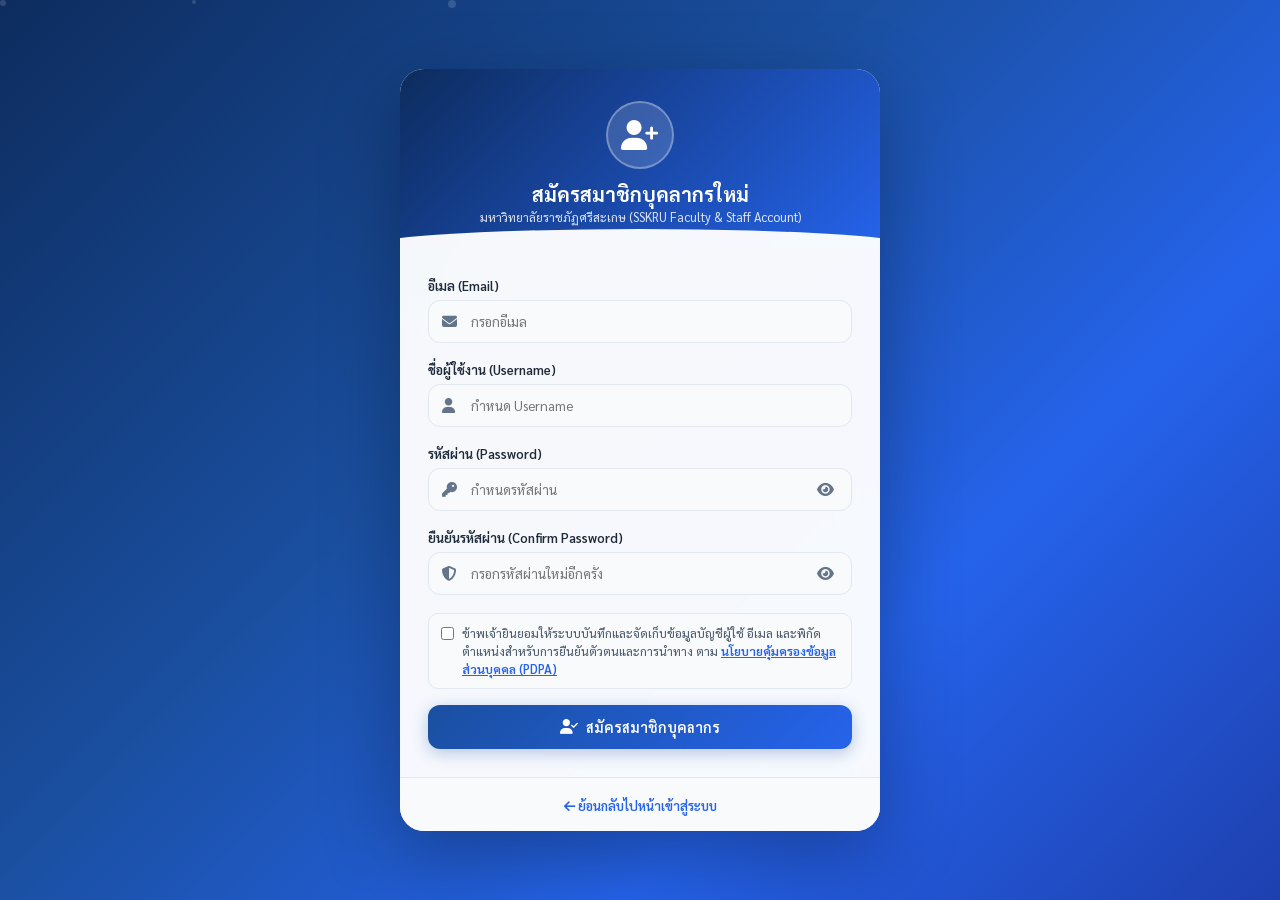
<file: admin_panel/templates/admin_panel/register_staff.html>
<!DOCTYPE html>
<html lang="th">
<head>
  <meta charset="UTF-8">
  <meta name="viewport" content="width=device-width, initial-scale=1.0">
  <title>สมัครสมาชิกบุคลากร — SSKRU Campus Map</title>
  <link rel="preconnect" href="https://fonts.googleapis.com">
  <link href="https://fonts.googleapis.com/css2?family=Outfit:wght@300;400;500;600;700&family=Sarabun:wght@300;400;500;600;700&display=swap" rel="stylesheet">
  <link rel="stylesheet" href="https://cdnjs.cloudflare.com/ajax/libs/font-awesome/6.4.0/css/all.min.css">
  <style>
    *, *::before, *::after { box-sizing: border-box; margin: 0; padding: 0; }

    :root {
      --primary: #1a4fa0;
      --primary-dark: #0d2c5e;
      --primary-light: #2563eb;
      --accent: #f59e0b;
      --danger: #ef4444;
      --success: #10b981;
      --surface: #ffffff;
      --text: #1e293b;
      --text-secondary: #64748b;
    }

    body {
      font-family: 'Sarabun', 'Outfit', sans-serif;
      background: linear-gradient(135deg, #0d2c5e 0%, #1a4fa0 40%, #2563eb 70%, #1e40af 100%);
      min-height: 100vh;
      display: flex;
      align-items: center;
      justify-content: center;
      padding: 24px;
      position: relative;
      overflow: hidden;
    }

    .particles {
      position: fixed;
      top: 0; left: 0; width: 100%; height: 100%;
      pointer-events: none;
      overflow: hidden;
      z-index: 0;
    }
    .particle {
      position: absolute;
      width: 6px; height: 6px;
      background: rgba(255,255,255,0.15);
      border-radius: 50%;
      animation: rise 12s linear infinite;
    }
    .particle:nth-child(2) { left: 15%; width: 4px; height: 4px; animation-delay: 2s; animation-duration: 14s; }
    .particle:nth-child(3) { left: 35%; width: 8px; height: 8px; animation-delay: 4s; animation-duration: 10s; }
    @keyframes rise {
      0% { bottom: -10%; opacity: 0; }
      100% { bottom: 110%; opacity: 0; }
    }

    .login-card {
      position: relative;
      z-index: 1;
      background: rgba(255,255,255,0.96);
      backdrop-filter: blur(20px);
      border-radius: 24px;
      box-shadow: 0 25px 80px rgba(0,0,0,0.3);
      width: 100%;
      max-width: 480px;
      overflow: hidden;
      animation: cardIn 0.6s cubic-bezier(0.23, 1, 0.32, 1);
    }
    @keyframes cardIn {
      0% { opacity: 0; transform: translateY(30px) scale(0.95); }
      100% { opacity: 1; transform: translateY(0) scale(1); }
    }

    .card-header {
      background: linear-gradient(135deg, var(--primary-dark), var(--primary-light));
      padding: 32px 28px 24px;
      text-align: center;
      position: relative;
      overflow: hidden;
    }
    .card-header::after {
      content: '';
      position: absolute;
      bottom: -20px; left: -10%; right: -10%;
      height: 40px;
      background: rgba(255,255,255,0.96);
      border-radius: 50% 50% 0 0;
    }

    .university-badge {
      width: 68px; height: 68px;
      background: rgba(255,255,255,0.15);
      border: 2px solid rgba(255,255,255,0.3);
      border-radius: 50%;
      display: flex;
      align-items: center;
      justify-content: center;
      margin: 0 auto 12px;
      font-size: 30px;
      color: white;
    }

    .card-header h1 {
      color: white;
      font-size: 20px;
      font-weight: 700;
      margin-bottom: 2px;
    }
    .card-header p {
      color: rgba(255,255,255,0.85);
      font-size: 12.5px;
    }

    .card-body {
      padding: 28px;
    }

    .form-group {
      margin-bottom: 18px;
    }
    .form-label {
      display: block;
      font-size: 13px;
      font-weight: 600;
      color: var(--text);
      margin-bottom: 6px;
    }
    .input-wrapper {
      position: relative;
      display: flex;
      align-items: center;
    }
    .input-icon {
      position: absolute;
      left: 14px;
      color: var(--text-secondary);
      font-size: 15px;
    }
    .form-input {
      width: 100%;
      padding: 12px 14px 12px 42px;
      background: #f8fafc;
      border: 1.5px solid #e2e8f0;
      border-radius: 12px;
      color: var(--text);
      font-size: 13.5px;
      font-family: inherit;
      outline: none;
      transition: all 0.2s ease;
    }
    .form-input:focus {
      border-color: var(--primary-light);
      background: #ffffff;
      box-shadow: 0 0 0 3px rgba(37,99,235,0.12);
    }

    .btn-primary {
      width: 100%;
      padding: 13px;
      background: linear-gradient(135deg, var(--primary), var(--primary-light));
      color: white;
      border: none;
      border-radius: 12px;
      font-size: 14.5px;
      font-weight: 600;
      font-family: inherit;
      cursor: pointer;
      display: flex;
      align-items: center;
      justify-content: center;
      gap: 8px;
      box-shadow: 0 4px 16px rgba(26, 79, 160, 0.3);
      transition: all 0.25s ease;
      margin-top: 10px;
    }
    .btn-primary:hover {
      transform: translateY(-1px);
    }
    .btn-toggle-pw {
      position: absolute;
      right: 12px;
      top: 50%;
      transform: translateY(-50%);
      background: none;
      border: none;
      color: var(--text-secondary);
      font-size: 15px;
      cursor: pointer;
      padding: 6px;
      display: flex;
      align-items: center;
      justify-content: center;
      transition: color 0.2s;
      z-index: 5;
    }
    .btn-toggle-pw:hover {
      color: var(--primary-light);
    }

    .card-footer {
      padding: 16px 28px;
      background: #f8fafc;
      border-top: 1px solid #e2e8f0;
      text-align: center;
    }
    .back-link {
      color: var(--primary-light);
      text-decoration: none;
      font-size: 13px;
      font-weight: 600;
    }
    .back-link:hover {
      text-decoration: underline;
    }
  </style>
</head>
<body>

  <div class="particles">
    <div class="particle"></div>
    <div class="particle"></div>
    <div class="particle"></div>
  </div>

  <div class="login-card">
    <div class="card-header">
      <div class="university-badge">
        <i class="fa-solid fa-user-plus"></i>
      </div>
      <h1>สมัครสมาชิกบุคลากรใหม่</h1>
      <p>มหาวิทยาลัยราชภัฏศรีสะเกษ (SSKRU Faculty & Staff Account)</p>
    </div>

    <div class="card-body">
      <form id="form-staff-reg" onsubmit="handleStaffRegister(event)">
        <div class="form-group">
          <label class="form-label">อีเมล (Email)</label>
          <div class="input-wrapper">
            <i class="fa-solid fa-envelope input-icon"></i>
            <input type="email" id="reg-staff-email" class="form-input" placeholder="กรอกอีเมล" required />
          </div>
        </div>
        <div class="form-group">
          <label class="form-label">ชื่อผู้ใช้งาน (Username)</label>
          <div class="input-wrapper">
            <i class="fa-solid fa-user input-icon"></i>
            <input type="text" id="reg-staff-username" class="form-input" placeholder="กำหนด Username" required />
          </div>
        </div>
        <div class="form-group">
          <label class="form-label">รหัสผ่าน (Password)</label>
          <div class="input-wrapper">
            <i class="fa-solid fa-key input-icon"></i>
            <input type="password" id="reg-staff-pass" class="form-input" style="padding-right: 42px;" placeholder="กำหนดรหัสผ่าน" required minlength="4" />
            <button type="button" class="btn-toggle-pw" onclick="togglePasswordVisibility('reg-staff-pass', this)" title="แสดง/ซ่อนรหัสผ่าน">
              <i class="fa-solid fa-eye"></i>
            </button>
          </div>
        </div>
        <div class="form-group">
          <label class="form-label">ยืนยันรหัสผ่าน (Confirm Password)</label>
          <div class="input-wrapper">
            <i class="fa-solid fa-shield-halved input-icon"></i>
            <input type="password" id="reg-staff-confirm-pass" class="form-input" style="padding-right: 42px;" placeholder="กรอกรหัสผ่านใหม่อีกครั้ง" required minlength="4" />
            <button type="button" class="btn-toggle-pw" onclick="togglePasswordVisibility('reg-staff-confirm-pass', this)" title="แสดง/ซ่อนรหัสผ่าน">
              <i class="fa-solid fa-eye"></i>
            </button>
          </div>
        </div>
        <div class="form-group" style="margin-bottom: 16px;">
          <div style="display:flex; align-items:flex-start; gap:8px; font-size:12.5px; color:#475569; background:#f8fafc; padding:10px 12px; border-radius:10px; border:1px solid #e2e8f0; line-height:1.45;">
            <input type="checkbox" id="reg-staff-consent" style="margin-top:2px; accent-color:#2563eb; width:15px; height:15px; cursor:pointer;" required />
            <label for="reg-staff-consent" style="cursor:pointer;">
              ข้าพเจ้ายินยอมให้ระบบบันทึกและจัดเก็บข้อมูลบัญชีผู้ใช้ อีเมล และพิกัดตำแหน่งสำหรับการยืนยันตัวตนและการนำทาง ตาม <a href="javascript:void(0)" onclick="openPdpaInfoModal()" style="color:#2563eb; font-weight:600; text-decoration:underline;">นโยบายคุ้มครองข้อมูลส่วนบุคคล (PDPA)</a>
            </label>
          </div>
        </div>
        <button type="submit" class="btn-primary">
          <i class="fa-solid fa-user-check"></i> สมัครสมาชิกบุคลากร
        </button>
      </form>
    </div>

    <div class="card-footer">
      <a href="/login/" class="back-link" id="link-back-login">
        <i class="fa-solid fa-arrow-left"></i> ย้อนกลับไปหน้าเข้าสู่ระบบ
      </a>
    </div>
  </div>

  <script>
    if (window.location.pathname.endsWith('.php')) {
      document.getElementById('link-back-login').href = 'auth/login.php';
    }

    function openPdpaInfoModal() {
      showSskruAlert({
        title: '🔒 นโยบายคุ้มครองข้อมูลส่วนบุคคล (PDPA)',
        message: 'ระบบแผนที่ มหาวิทยาลัยราชภัฏศรีสะเกษ ขออนุญาตจัดเก็บข้อมูลที่จำเป็น ได้แก่:\n\n1. ข้อมูลอีเมล Username และรหัสผ่านสำหรับการสร้างบัญชีบุคลากรและการขออนุมัติสิทธิ์\n2. ข้อมูลพิกัดตำแหน่ง GPS แบบเรียลไทม์เพื่อใช้ในการนำทางสู่อาคารต่างๆ\n3. ข้อมูลประวัติการใช้งานและประเภทอุปกรณ์เพื่อความปลอดภัยตามมาตรฐาน PDPA',
        type: 'info',
        buttonText: 'เข้าใจแล้ว'
      });
    }

    async function handleStaffRegister(e) {
      e.preventDefault();
      const consent = document.getElementById('reg-staff-consent');
      if (consent && !consent.checked) {
        await showSskruAlert({
          title: 'โปรดยินยอมเงื่อนไขการสมัคร',
          message: 'กรุณาทำเครื่องหมาย "ฉันยินยอม" เพื่ออนุญาตให้ระบบบันทึกและจัดเก็บข้อมูลสำหรับการสมัครสมาชิกและการใช้งาน',
          type: 'warning'
        });
        return;
      }
      const email = document.getElementById('reg-staff-email').value.trim();
      const username = document.getElementById('reg-staff-username').value.trim();
      const pass = document.getElementById('reg-staff-pass').value.trim();
      const confirmPass = document.getElementById('reg-staff-confirm-pass').value.trim();

      if (pass !== confirmPass) {
        await showSskruAlert({ title: 'รหัสผ่านไม่ตรงกัน', message: 'รหัสผ่านและการยืนยันรหัสผ่านไม่ตรงกัน กรุณาตรวจสอบอีกครั้ง', type: 'warning' });
        return;
      }
      const apiEndpoint = window.location.pathname.endsWith('.php') ? 'auth/api.php?action=staff_register' : '/admin/api/auth/staff_register/';

      try {
        const res = await fetch(apiEndpoint, {
          method: 'POST',
          headers: { 'Content-Type': 'application/json' },
          body: JSON.stringify({ email: email, username: username, password: pass })
        });
        const data = await res.json();
        if (data.success) {
          await showSskruAlert({
            title: '🎉 สมัครสมาชิกบุคลากรสำเร็จ!',
            message: 'ระบบได้รับข้อมูลบัญชี (' + data.username + ') แล้ว กรุณารอผู้ดูแลระบบ (Admin) ตรวจสอบและอนุมัติสิทธิ์การใช้งานก่อนเข้าสู่ระบบ',
            type: 'success',
            buttonText: 'ไปที่หน้าเข้าสู่ระบบ'
          });
          window.location.href = window.location.pathname.endsWith('.php') ? 'auth/login.php' : '/login/';
        } else {
          await showSskruAlert({ title: 'สมัครสมาชิกไม่สำเร็จ', message: data.message || 'ไม่สามารถสมัครสมาชิกได้', type: 'error' });
        }
      } catch (e) {
        await showSskruAlert({ title: 'เกิดข้อผิดพลาด', message: 'เกิดข้อผิดพลาดในการเชื่อมต่อเซิร์ฟเวอร์', type: 'error' });
      }
    }

    function togglePasswordVisibility(inputId, btn) {
      const input = document.getElementById(inputId);
      if (!input) return;
      const icon = btn.querySelector('i');
      if (input.type === 'password') {
        input.type = 'text';
        if (icon) {
          icon.classList.remove('fa-eye');
          icon.classList.add('fa-eye-slash');
        }
      } else {
        input.type = 'password';
        if (icon) {
          icon.classList.remove('fa-eye-slash');
          icon.classList.add('fa-eye');
        }
      }
    }
  </script>
  <script src="/assets/js/dialog.js"></script>
</body>
</html>
</file>
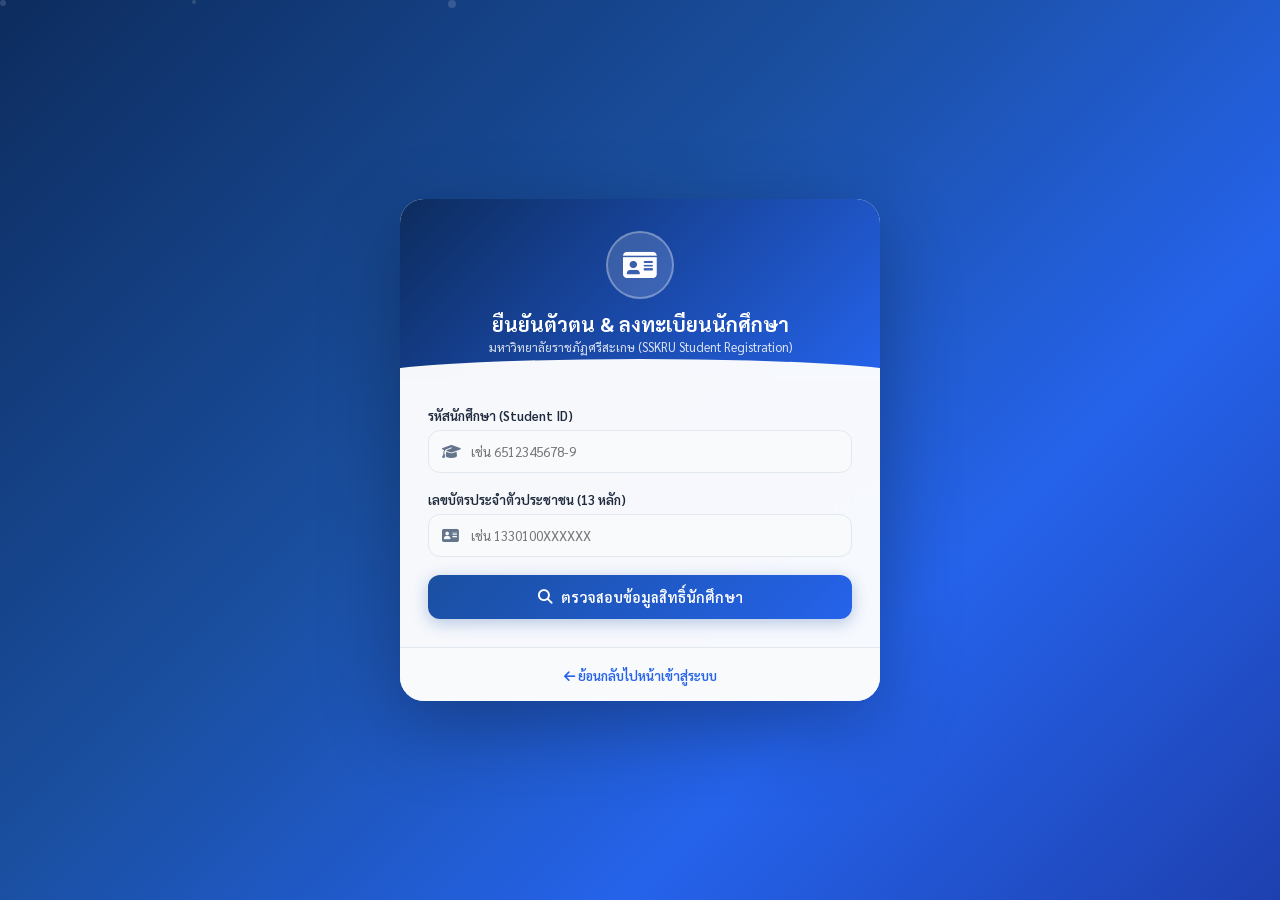
<file: admin_panel/templates/admin_panel/register_student.html>
<!DOCTYPE html>
<html lang="th">
<head>
  <meta charset="UTF-8">
  <meta name="viewport" content="width=device-width, initial-scale=1.0">
  <title>ยืนยันตัวตนนักศึกษา — SSKRU Campus Map</title>
  <link rel="preconnect" href="https://fonts.googleapis.com">
  <link href="https://fonts.googleapis.com/css2?family=Outfit:wght@300;400;500;600;700&family=Sarabun:wght@300;400;500;600;700&display=swap" rel="stylesheet">
  <link rel="stylesheet" href="https://cdnjs.cloudflare.com/ajax/libs/font-awesome/6.4.0/css/all.min.css">
  <style>
    *, *::before, *::after { box-sizing: border-box; margin: 0; padding: 0; }

    :root {
      --primary: #1a4fa0;
      --primary-dark: #0d2c5e;
      --primary-light: #2563eb;
      --accent: #f59e0b;
      --danger: #ef4444;
      --success: #10b981;
      --surface: #ffffff;
      --text: #1e293b;
      --text-secondary: #64748b;
    }

    body {
      font-family: 'Sarabun', 'Outfit', sans-serif;
      background: linear-gradient(135deg, #0d2c5e 0%, #1a4fa0 40%, #2563eb 70%, #1e40af 100%);
      min-height: 100vh;
      display: flex;
      align-items: center;
      justify-content: center;
      padding: 24px;
      position: relative;
      overflow: hidden;
    }

    .particles {
      position: fixed;
      top: 0; left: 0; width: 100%; height: 100%;
      pointer-events: none;
      overflow: hidden;
      z-index: 0;
    }
    .particle {
      position: absolute;
      width: 6px; height: 6px;
      background: rgba(255,255,255,0.15);
      border-radius: 50%;
      animation: rise 12s linear infinite;
    }
    .particle:nth-child(2) { left: 15%; width: 4px; height: 4px; animation-delay: 2s; animation-duration: 14s; }
    .particle:nth-child(3) { left: 35%; width: 8px; height: 8px; animation-delay: 4s; animation-duration: 10s; }
    @keyframes rise {
      0% { bottom: -10%; opacity: 0; }
      100% { bottom: 110%; opacity: 0; }
    }

    .login-card {
      position: relative;
      z-index: 1;
      background: rgba(255,255,255,0.96);
      backdrop-filter: blur(20px);
      border-radius: 24px;
      box-shadow: 0 25px 80px rgba(0,0,0,0.3);
      width: 100%;
      max-width: 480px;
      overflow: hidden;
      animation: cardIn 0.6s cubic-bezier(0.23, 1, 0.32, 1);
    }
    @keyframes cardIn {
      0% { opacity: 0; transform: translateY(30px) scale(0.95); }
      100% { opacity: 1; transform: translateY(0) scale(1); }
    }

    .card-header {
      background: linear-gradient(135deg, var(--primary-dark), var(--primary-light));
      padding: 32px 28px 24px;
      text-align: center;
      position: relative;
      overflow: hidden;
    }
    .card-header::after {
      content: '';
      position: absolute;
      bottom: -20px; left: -10%; right: -10%;
      height: 40px;
      background: rgba(255,255,255,0.96);
      border-radius: 50% 50% 0 0;
    }

    .university-badge {
      width: 68px; height: 68px;
      background: rgba(255,255,255,0.15);
      border: 2px solid rgba(255,255,255,0.3);
      border-radius: 50%;
      display: flex;
      align-items: center;
      justify-content: center;
      margin: 0 auto 12px;
      font-size: 30px;
      color: white;
    }

    .card-header h1 {
      color: white;
      font-size: 20px;
      font-weight: 700;
      margin-bottom: 2px;
    }
    .card-header p {
      color: rgba(255,255,255,0.85);
      font-size: 12.5px;
    }

    .card-body {
      padding: 28px;
    }

    .form-group {
      margin-bottom: 18px;
    }
    .form-label {
      display: block;
      font-size: 13px;
      font-weight: 600;
      color: var(--text);
      margin-bottom: 6px;
    }
    .input-wrapper {
      position: relative;
      display: flex;
      align-items: center;
    }
    .input-icon {
      position: absolute;
      left: 14px;
      color: var(--text-secondary);
      font-size: 15px;
    }
    .form-input {
      width: 100%;
      padding: 12px 14px 12px 42px;
      background: #f8fafc;
      border: 1.5px solid #e2e8f0;
      border-radius: 12px;
      color: var(--text);
      font-size: 13.5px;
      font-family: inherit;
      outline: none;
      transition: all 0.2s ease;
    }
    .form-input:focus {
      border-color: var(--primary-light);
      background: #ffffff;
      box-shadow: 0 0 0 3px rgba(37,99,235,0.12);
    }

    .btn-primary {
      width: 100%;
      padding: 13px;
      background: linear-gradient(135deg, var(--primary), var(--primary-light));
      color: white;
      border: none;
      border-radius: 12px;
      font-size: 14.5px;
      font-weight: 600;
      font-family: inherit;
      cursor: pointer;
      display: flex;
      align-items: center;
      justify-content: center;
      gap: 8px;
      box-shadow: 0 4px 16px rgba(26, 79, 160, 0.3);
      transition: all 0.25s ease;
      margin-top: 10px;
    }
    .btn-primary:hover {
      transform: translateY(-1px);
    }
    .btn-toggle-pw {
      position: absolute;
      right: 12px;
      top: 50%;
      transform: translateY(-50%);
      background: none;
      border: none;
      color: var(--text-secondary);
      font-size: 15px;
      cursor: pointer;
      padding: 6px;
      display: flex;
      align-items: center;
      justify-content: center;
      transition: color 0.2s;
      z-index: 5;
    }
    .btn-toggle-pw:hover {
      color: var(--primary-light);
    }

    .verify-result-card {
      margin-top: 18px;
      padding: 16px;
      border-radius: 14px;
      background: #f8fafc;
      border: 1.5px solid #e2e8f0;
      display: none;
    }
    .verify-result-card.active {
      display: block;
    }
    .verify-result-card.error {
      border-color: #fca5a5;
      background: #fef2f2;
    }

    .btn-contact-support {
      display: inline-flex;
      align-items: center;
      gap: 6px;
      margin-top: 10px;
      padding: 8px 14px;
      background: #ef4444;
      color: white;
      border-radius: 10px;
      text-decoration: none;
      font-size: 12.5px;
      font-weight: 600;
    }

    .card-footer {
      padding: 16px 28px;
      background: #f8fafc;
      border-top: 1px solid #e2e8f0;
      text-align: center;
    }
    .back-link {
      color: var(--primary-light);
      text-decoration: none;
      font-size: 13px;
      font-weight: 600;
    }
    .back-link:hover {
      text-decoration: underline;
    }
  </style>
</head>
<body>

  <div class="particles">
    <div class="particle"></div>
    <div class="particle"></div>
    <div class="particle"></div>
  </div>

  <div class="login-card">
    <div class="card-header">
      <div class="university-badge">
        <i class="fa-solid fa-id-card"></i>
      </div>
      <h1>ยืนยันตัวตน & ลงทะเบียนนักศึกษา</h1>
      <p>มหาวิทยาลัยราชภัฏศรีสะเกษ (SSKRU Student Registration)</p>
    </div>

    <div class="card-body">
      <form id="form-student-verify" onsubmit="handleStudentVerify(event)">
        <div class="form-group">
          <label class="form-label">รหัสนักศึกษา (Student ID)</label>
          <div class="input-wrapper">
            <i class="fa-solid fa-graduation-cap input-icon"></i>
            <input type="text" id="verify-student-id" class="form-input" placeholder="เช่น 6512345678-9" required />
          </div>
        </div>
        <div class="form-group">
          <label class="form-label">เลขบัตรประจำตัวประชาชน (13 หลัก)</label>
          <div class="input-wrapper">
            <i class="fa-solid fa-address-card input-icon"></i>
            <input type="text" id="verify-citizen-id" class="form-input" placeholder="เช่น 1330100XXXXXX" maxlength="13" required />
          </div>
        </div>
        <button type="submit" class="btn-primary">
          <i class="fa-solid fa-magnifying-glass"></i> ตรวจสอบข้อมูลสิทธิ์นักศึกษา
        </button>
      </form>

      <div class="verify-result-card" id="student-verify-result"></div>
    </div>

    <div class="card-footer">
      <a href="/login/" class="back-link" id="link-back-login">
        <i class="fa-solid fa-arrow-left"></i> ย้อนกลับไปหน้าเข้าสู่ระบบ
      </a>
    </div>
  </div>

  <script>
    if (window.location.pathname.endsWith('.php')) {
      document.getElementById('link-back-login').href = 'auth/login.php';
    }

    async function handleStudentVerify(e) {
      e.preventDefault();
      const studentId = document.getElementById('verify-student-id').value.trim();
      const citizenId = document.getElementById('verify-citizen-id').value.trim();
      const resCard = document.getElementById('student-verify-result');

      resCard.className = 'verify-result-card active';
      resCard.innerHTML = '<div style="font-size:13px; color:#64748b;"><i class="fa-solid fa-spinner fa-spin"></i> กำลังตรวจสอบข้อมูลรหัสนักศึกษา...</div>';

      const apiEndpoint = window.location.pathname.endsWith('.php') ? 'auth/api.php?action=student_verify' : '/admin/api/auth/student_verify/';

      try {
        const res = await fetch(apiEndpoint, {
          method: 'POST',
          headers: { 'Content-Type': 'application/json' },
          body: JSON.stringify({ student_id: studentId, citizen_id: citizenId })
        });
        const data = await res.json();

        if (data.success && data.status === 'MATCHED') {
          const info = data.student_info;
          resCard.className = 'verify-result-card active';
          resCard.innerHTML = `
            <div style="font-size:13px;">
              <p style="color:#10b981; font-weight:700; font-size:14px; margin-bottom:6px;"><i class="fa-solid fa-circle-check"></i> ตรวจสอบข้อมูลสิทธิ์สำเร็จ!</p>
              <p><strong>ชื่อ-นามสกุล:</strong> ${info.name}</p>
              <p><strong>รหัสนักศึกษา:</strong> ${info.student_id}</p>
              <p><strong>สังกัด:</strong> ${info.faculty} (${info.major})</p>
              <div style="margin-top:12px; border-top:1px solid #e2e8f0; padding-top:10px;">
                <div class="form-group" style="text-align: left; margin-bottom: 12px;">
                  <label class="form-label">กำหนดรหัสผ่าน (Password):</label>
                  <div class="input-wrapper">
                    <i class="fa-solid fa-key input-icon"></i>
                    <input type="password" id="reg-student-password" class="form-input" style="padding-right: 42px;" placeholder="สร้างรหัสผ่าน" required minlength="4" />
                    <button type="button" class="btn-toggle-pw" onclick="togglePasswordVisibility('reg-student-password', this)" title="แสดง/ซ่อนรหัสผ่าน">
                      <i class="fa-solid fa-eye"></i>
                    </button>
                  </div>
                </div>
                <div class="form-group" style="text-align: left; margin-bottom: 16px;">
                  <label class="form-label">ยืนยันรหัสผ่าน (Confirm Password):</label>
                  <div class="input-wrapper">
                    <i class="fa-solid fa-shield-halved input-icon"></i>
                    <input type="password" id="reg-student-confirm-password" class="form-input" style="padding-right: 42px;" placeholder="กรอกรหัสผ่านใหม่อีกครั้ง" required minlength="4" />
                    <button type="button" class="btn-toggle-pw" onclick="togglePasswordVisibility('reg-student-confirm-password', this)" title="แสดง/ซ่อนรหัสผ่าน">
                      <i class="fa-solid fa-eye"></i>
                    </button>
                  </div>
                </div>
                <div class="form-group" style="text-align: left; margin-bottom: 16px;">
                  <div style="display:flex; align-items:flex-start; gap:8px; font-size:12px; color:#475569; background:#f8fafc; padding:10px 12px; border-radius:10px; border:1px solid #e2e8f0; line-height:1.45;">
                    <input type="checkbox" id="reg-student-consent" style="margin-top:2px; accent-color:#2563eb; width:15px; height:15px; cursor:pointer;" required />
                    <label for="reg-student-consent" style="cursor:pointer;">
                      ข้าพเจ้ายินยอมให้ระบบบันทึกและจัดเก็บข้อมูลรหัสนักศึกษาและรหัสผ่านสำหรับการเข้าใช้งานและเปิดสิทธิ์พิกัดตำแหน่ง GPS สำหรับการนำทาง ตาม <a href="javascript:void(0)" onclick="openPdpaInfoModal()" style="color:#2563eb; font-weight:600; text-decoration:underline;">นโยบายคุ้มครองข้อมูลส่วนบุคคล (PDPA)</a>
                    </label>
                  </div>
                </div>
                <button type="button" onclick="completeStudentRegister('${info.student_id}', '${citizenId}')" class="btn-primary">
                  <i class="fa-solid fa-user-plus"></i> สร้างบัญชีและเข้าสู่ระบบ
                </button>
              </div>
            </div>
          `;
        } else {
          resCard.className = 'verify-result-card active error';
          resCard.innerHTML = `
            <div style="font-size:13px; color:#dc2626;">
              <p style="font-weight:700; font-size:14px; margin-bottom:4px;"><i class="fa-solid fa-triangle-exclamation"></i> ไม่พบข้อมูลในระบบ</p>
              <p>${data.message || 'ไม่พบรหัสนักศึกษาในระบบ'}</p>
              <a href="https://reg.sskru.ac.th" target="_blank" class="btn-contact-support">
                <i class="fa-solid fa-headset"></i> ติดต่อเจ้าหน้าที่สำนักทะเบียนและประมวลผล SSKRU
              </a>
            </div>
          `;
        }
      } catch (err) {
        resCard.className = 'verify-result-card active error';
        resCard.innerHTML = '<div style="font-size:13px; color:#dc2626;"><i class="fa-solid fa-circle-xmark"></i> เกิดข้อผิดพลาดในการเชื่อมต่อเซิร์ฟเวอร์</div>';
      }
    }

    function openPdpaInfoModal() {
      showSskruAlert({
        title: '🔒 นโยบายคุ้มครองข้อมูลส่วนบุคคล (PDPA)',
        message: 'ระบบแผนที่ มหาวิทยาลัยราชภัฏศรีสะเกษ ขออนุญาตจัดเก็บข้อมูลที่จำเป็น ได้แก่:\n\n1. ข้อมูลรหัสนักศึกษาและรหัสผ่านสำหรับการยืนยันตัวตนและการเข้าสู่ระบบ\n2. ข้อมูลพิกัดตำแหน่ง GPS แบบเรียลไทม์เพื่อใช้ในการนำทางสู่อาคารต่างๆ ในมหาวิทยาลัย\n3. ข้อมูลประวัติการใช้งานและประเภทอุปกรณ์เพื่อความปลอดภัยตามมาตรฐาน PDPA',
        type: 'info',
        buttonText: 'เข้าใจแล้ว'
      });
    }

    async function completeStudentRegister(studentId, citizenId) {
      const consent = document.getElementById('reg-student-consent');
      if (consent && !consent.checked) {
        await showSskruAlert({
          title: 'โปรดยินยอมเงื่อนไขการลงทะเบียน',
          message: 'กรุณาทำเครื่องหมาย "ฉันยินยอม" เพื่ออนุญาตให้ระบบบันทึกและจัดเก็บข้อมูลสำหรับการลงทะเบียนและการใช้งาน',
          type: 'warning'
        });
        return;
      }

      const password = document.getElementById('reg-student-password').value.trim();
      const confirmPassword = document.getElementById('reg-student-confirm-password').value.trim();

      if (!password) {
        await showSskruAlert({ title: 'โปรดกรอกรหัสผ่าน', message: 'กรุณากรอกรหัสผ่านที่ต้องการสร้าง', type: 'warning' });
        return;
      }
      if (password !== confirmPassword) {
        await showSskruAlert({ title: 'รหัสผ่านไม่ตรงกัน', message: 'รหัสผ่านและการยืนยันรหัสผ่านไม่ตรงกัน กรุณาตรวจสอบอีกครั้ง', type: 'warning' });
        return;
      }
      const apiEndpoint = window.location.pathname.endsWith('.php') ? 'auth/api.php?action=student_register' : '/admin/api/auth/student_register/';
      try {
        const res = await fetch(apiEndpoint, {
          method: 'POST',
          headers: { 'Content-Type': 'application/json' },
          body: JSON.stringify({ student_id: studentId, citizen_id: citizenId, password: password })
        });
        const data = await res.json();
        if (data.success) {
          await showSskruAlert({
            title: '🎉 ลงทะเบียนสำเร็จ!',
            message: 'ยินดีต้อนรับ เข้าสู่ระบบในนาม ' + data.user_name,
            type: 'success',
            buttonText: 'เข้าสู่ระบบแผนที่'
          });
          window.location.href = window.location.pathname.endsWith('.php') ? 'index.php' : '/';
        } else {
          await showSskruAlert({ title: 'ลงทะเบียนไม่สำเร็จ', message: data.message || 'ไม่สามารถลงทะเบียนได้', type: 'error' });
        }
      } catch (e) {
        await showSskruAlert({ title: 'เกิดข้อผิดพลาด', message: 'เกิดข้อผิดพลาดในการเชื่อมต่อเซิร์ฟเวอร์', type: 'error' });
      }
    }
    function togglePasswordVisibility(inputId, btn) {
      const input = document.getElementById(inputId);
      if (!input) return;
      const icon = btn.querySelector('i');
      if (input.type === 'password') {
        input.type = 'text';
        if (icon) {
          icon.classList.remove('fa-eye');
          icon.classList.add('fa-eye-slash');
        }
      } else {
        input.type = 'password';
        if (icon) {
          icon.classList.remove('fa-eye-slash');
          icon.classList.add('fa-eye');
        }
      }
    }
  </script>
  <script src="/assets/js/dialog.js"></script>
</body>
</html>
</file>
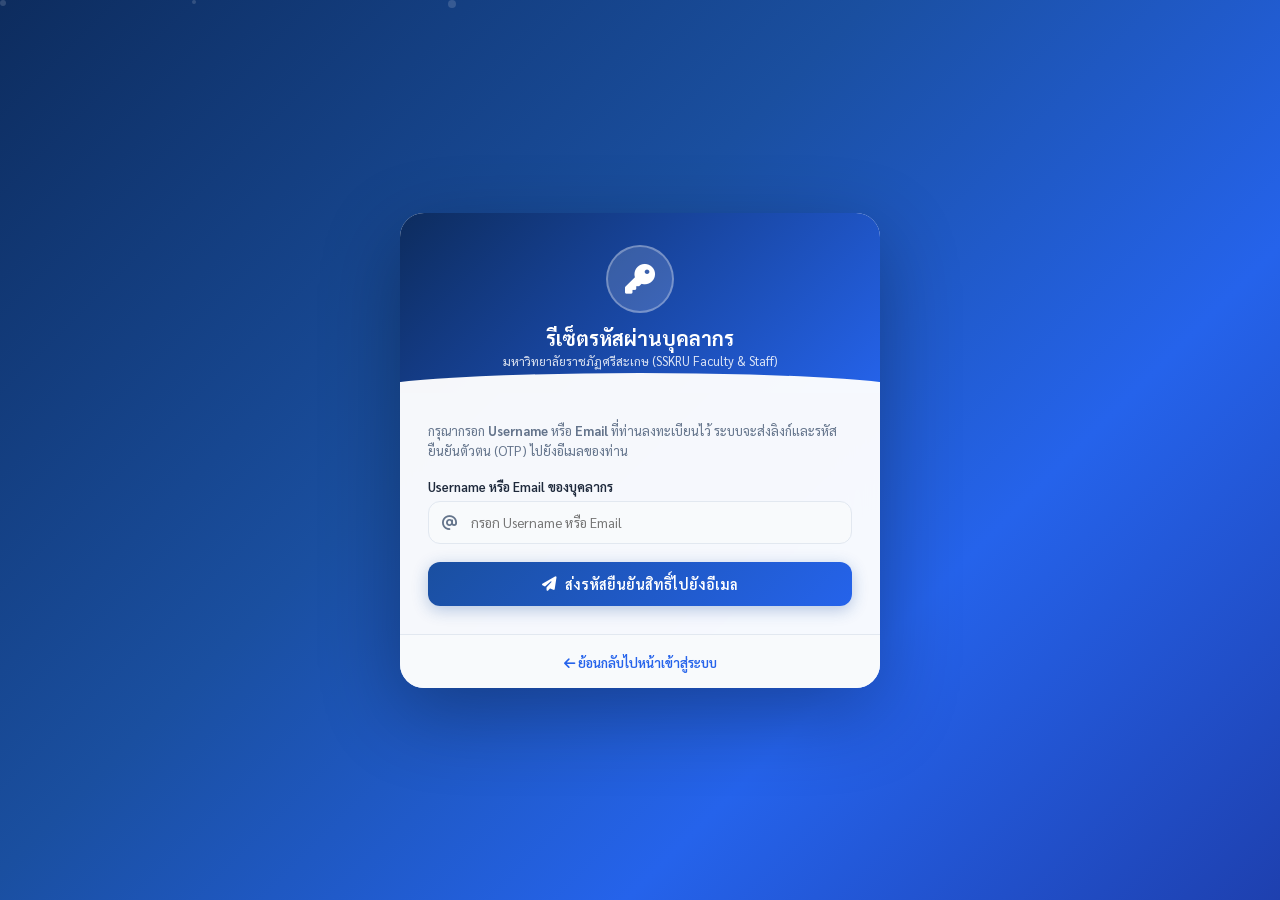
<file: admin_panel/templates/admin_panel/reset_password_staff.html>
<!DOCTYPE html>
<html lang="th">
<head>
  <meta charset="UTF-8">
  <meta name="viewport" content="width=device-width, initial-scale=1.0">
  <title>รีเซ็ตรหัสผ่านบุคลากร — SSKRU Campus Map</title>
  <link rel="preconnect" href="https://fonts.googleapis.com">
  <link href="https://fonts.googleapis.com/css2?family=Outfit:wght@300;400;500;600;700&family=Sarabun:wght@300;400;500;600;700&display=swap" rel="stylesheet">
  <link rel="stylesheet" href="https://cdnjs.cloudflare.com/ajax/libs/font-awesome/6.4.0/css/all.min.css">
  <style>
    *, *::before, *::after { box-sizing: border-box; margin: 0; padding: 0; }

    :root {
      --primary: #1a4fa0;
      --primary-dark: #0d2c5e;
      --primary-light: #2563eb;
      --accent: #f59e0b;
      --danger: #ef4444;
      --success: #10b981;
      --surface: #ffffff;
      --text: #1e293b;
      --text-secondary: #64748b;
    }

    body {
      font-family: 'Sarabun', 'Outfit', sans-serif;
      background: linear-gradient(135deg, #0d2c5e 0%, #1a4fa0 40%, #2563eb 70%, #1e40af 100%);
      min-height: 100vh;
      display: flex;
      align-items: center;
      justify-content: center;
      padding: 24px;
      position: relative;
      overflow: hidden;
    }

    .particles {
      position: fixed;
      top: 0; left: 0; width: 100%; height: 100%;
      pointer-events: none;
      overflow: hidden;
      z-index: 0;
    }
    .particle {
      position: absolute;
      width: 6px; height: 6px;
      background: rgba(255,255,255,0.15);
      border-radius: 50%;
      animation: rise 12s linear infinite;
    }
    .particle:nth-child(2) { left: 15%; width: 4px; height: 4px; animation-delay: 2s; animation-duration: 14s; }
    .particle:nth-child(3) { left: 35%; width: 8px; height: 8px; animation-delay: 4s; animation-duration: 10s; }
    @keyframes rise {
      0% { bottom: -10%; opacity: 0; }
      100% { bottom: 110%; opacity: 0; }
    }

    .login-card {
      position: relative;
      z-index: 1;
      background: rgba(255,255,255,0.96);
      backdrop-filter: blur(20px);
      border-radius: 24px;
      box-shadow: 0 25px 80px rgba(0,0,0,0.3);
      width: 100%;
      max-width: 480px;
      overflow: hidden;
      animation: cardIn 0.6s cubic-bezier(0.23, 1, 0.32, 1);
    }
    @keyframes cardIn {
      0% { opacity: 0; transform: translateY(30px) scale(0.95); }
      100% { opacity: 1; transform: translateY(0) scale(1); }
    }

    .card-header {
      background: linear-gradient(135deg, var(--primary-dark), var(--primary-light));
      padding: 32px 28px 24px;
      text-align: center;
      position: relative;
      overflow: hidden;
    }
    .card-header::after {
      content: '';
      position: absolute;
      bottom: -20px; left: -10%; right: -10%;
      height: 40px;
      background: rgba(255,255,255,0.96);
      border-radius: 50% 50% 0 0;
    }

    .university-badge {
      width: 68px; height: 68px;
      background: rgba(255,255,255,0.15);
      border: 2px solid rgba(255,255,255,0.3);
      border-radius: 50%;
      display: flex;
      align-items: center;
      justify-content: center;
      margin: 0 auto 12px;
      font-size: 30px;
      color: white;
    }

    .card-header h1 {
      color: white;
      font-size: 20px;
      font-weight: 700;
      margin-bottom: 2px;
    }
    .card-header p {
      color: rgba(255,255,255,0.85);
      font-size: 12.5px;
    }

    .card-body {
      padding: 28px;
    }

    .form-group {
      margin-bottom: 18px;
    }
    .form-label {
      display: block;
      font-size: 13px;
      font-weight: 600;
      color: var(--text);
      margin-bottom: 6px;
    }
    .input-wrapper {
      position: relative;
      display: flex;
      align-items: center;
    }
    .input-icon {
      position: absolute;
      left: 14px;
      color: var(--text-secondary);
      font-size: 15px;
    }
    .form-input {
      width: 100%;
      padding: 12px 14px 12px 42px;
      background: #f8fafc;
      border: 1.5px solid #e2e8f0;
      border-radius: 12px;
      color: var(--text);
      font-size: 13.5px;
      font-family: inherit;
      outline: none;
      transition: all 0.2s ease;
    }
    .form-input:focus {
      border-color: var(--primary-light);
      background: #ffffff;
      box-shadow: 0 0 0 3px rgba(37,99,235,0.12);
    }

    .btn-primary {
      width: 100%;
      padding: 13px;
      background: linear-gradient(135deg, var(--primary), var(--primary-light));
      color: white;
      border: none;
      border-radius: 12px;
      font-size: 14.5px;
      font-weight: 600;
      font-family: inherit;
      cursor: pointer;
      display: flex;
      align-items: center;
      justify-content: center;
      gap: 8px;
      box-shadow: 0 4px 16px rgba(26, 79, 160, 0.3);
      transition: all 0.25s ease;
      margin-top: 10px;
    }
    .btn-primary:hover {
      transform: translateY(-1px);
    }

    .card-footer {
      padding: 16px 28px;
      background: #f8fafc;
      border-top: 1px solid #e2e8f0;
      text-align: center;
    }
    .back-link {
      color: var(--primary-light);
      text-decoration: none;
      font-size: 13px;
      font-weight: 600;
    }
    .back-link:hover {
      text-decoration: underline;
    }

    /* Result Box */
    .success-result-box {
      display: none;
      background: #f0fdf4;
      border: 1.5px solid #bbf7d0;
      border-radius: 14px;
      padding: 20px;
      margin-top: 20px;
      text-align: center;
      animation: fadeIn 0.4s ease;
    }
    @keyframes fadeIn {
      from { opacity: 0; transform: translateY(10px); }
      to { opacity: 1; transform: translateY(0); }
    }
    .success-icon {
      font-size: 36px;
      color: var(--success);
      margin-bottom: 8px;
    }
    .success-title {
      font-size: 16px;
      font-weight: 700;
      color: #166534;
      margin-bottom: 6px;
    }
    .success-desc {
      font-size: 13px;
      color: #15803d;
      line-height: 1.5;
    }
  </style>
</head>
<body>

  <div class="particles">
    <div class="particle"></div>
    <div class="particle"></div>
    <div class="particle"></div>
  </div>

  <div class="login-card">
    <div class="card-header">
      <div class="university-badge">
        <i class="fa-solid fa-key"></i>
      </div>
      <h1>รีเซ็ตรหัสผ่านบุคลากร</h1>
      <p>มหาวิทยาลัยราชภัฏศรีสะเกษ (SSKRU Faculty & Staff)</p>
    </div>

    <div class="card-body">
      <div class="intro-text" style="font-size: 13px; color: #64748b; margin-bottom: 18px; line-height: 1.5;">
        กรุณากรอก <strong>Username</strong> หรือ <strong>Email</strong> ที่ท่านลงทะเบียนไว้ ระบบจะส่งลิงก์และรหัสยืนยันตัวตน (OTP) ไปยังอีเมลของท่าน
      </div>

      <form id="form-staff-request-reset" onsubmit="handleRequestReset(event)">
        <div class="form-group">
          <label class="form-label">Username หรือ Email ของบุคลากร</label>
          <div class="input-wrapper">
            <i class="fa-solid fa-at input-icon"></i>
            <input type="text" id="staff-identifier-input" class="form-input" placeholder="กรอก Username หรือ Email" required />
          </div>
        </div>

        <button type="submit" class="btn-primary" id="btn-submit-request">
          <i class="fa-solid fa-paper-plane"></i> ส่งรหัสยืนยันสิทธิ์ไปยังอีเมล
        </button>
      </form>

      <!-- Clean Success Box (Shows Email Sent Only - Strictly via Email) -->
      <div class="success-result-box" id="success-box">
        <div class="success-icon"><i class="fa-solid fa-envelope-circle-check"></i></div>
        <div class="success-title">ส่งอีเมลยืนยันสิทธิ์สำเร็จ!</div>
        <div class="success-desc">
          ระบบได้ส่งรหัส OTP และลิงก์สำหรับตั้งรหัสผ่านใหม่ไปยัง<br>
          <strong id="res-email" style="color:#0f172a; font-size:14px; background:#e2e8f0; padding:2px 8px; border-radius:6px; display:inline-block; margin-top:6px;"></strong>
        </div>
        <div style="background:#ffffff; border:1px solid #bbf7d0; border-radius:12px; padding:12px; font-size:12.5px; color:#64748b; line-height:1.5; margin-top:14px; text-align:left;">
          <i class="fa-solid fa-circle-info" style="color:#2563eb;"></i> กรุณาเปิดกล่องจดหมายอีเมล (Inbox / Spam) ของท่าน และคลิกลิงก์ยืนยันที่ได้รับในอีเมลเพื่อดำเนินการตั้งรหัสผ่านใหม่ (ลิงก์มีอายุ 15 นาที)
        </div>
      </div>
    </div>

    <div class="card-footer">
      <a href="/login/" class="back-link" id="link-back-login">
        <i class="fa-solid fa-arrow-left"></i> ย้อนกลับไปหน้าเข้าสู่ระบบ
      </a>
    </div>
  </div>

  <script>
    if (window.location.pathname.endsWith('.php')) {
      document.getElementById('link-back-login').href = 'auth/login.php';
    }

    async function handleRequestReset(e) {
      e.preventDefault();
      const identifier = document.getElementById('staff-identifier-input').value.trim();
      const btn = document.getElementById('btn-submit-request');

      if (!identifier) {
        await showSskruAlert({ title: 'โปรดกรอกข้อมูล', message: 'กรุณากรอก Username หรือ Email ของท่าน', type: 'warning' });
        return;
      }

      btn.disabled = true;
      btn.innerHTML = '<i class="fa-solid fa-spinner fa-spin"></i> กำลังส่งคำขอ...';

      const isPhp = window.location.pathname.endsWith('.php');
      const endpoint = isPhp ? 'auth/api.php?action=staff_request_reset' : '/admin/api/auth/staff_request_reset/';

      try {
        const res = await fetch(endpoint, {
          method: 'POST',
          headers: { 'Content-Type': 'application/json' },
          body: JSON.stringify({ identifier: identifier })
        });
        const data = await res.json();

        if (data.success) {
          document.getElementById('form-staff-request-reset').style.display = 'none';
          document.getElementById('res-email').textContent = data.email;
          document.getElementById('success-box').style.display = 'block';
        } else {
          await showSskruAlert({ title: 'ส่งรหัสไม่สำเร็จ', message: data.message || 'ไม่สามารถส่งรหัสยืนยันได้ กรุณาลองใหม่อีกครั้ง', type: 'error' });
          btn.disabled = false;
          btn.innerHTML = '<i class="fa-solid fa-paper-plane"></i> ส่งรหัสยืนยันสิทธิ์ไปยังอีเมล';
        }
      } catch (err) {
        await showSskruAlert({ title: 'เกิดข้อผิดพลาด', message: 'เกิดข้อผิดพลาดในการเชื่อมต่อเซิร์ฟเวอร์', type: 'error' });
        btn.disabled = false;
        btn.innerHTML = '<i class="fa-solid fa-paper-plane"></i> ส่งรหัสยืนยันสิทธิ์ไปยังอีเมล';
      }
    }
  </script>
  <script src="/assets/js/dialog.js"></script>
</body>
</html>
</file>
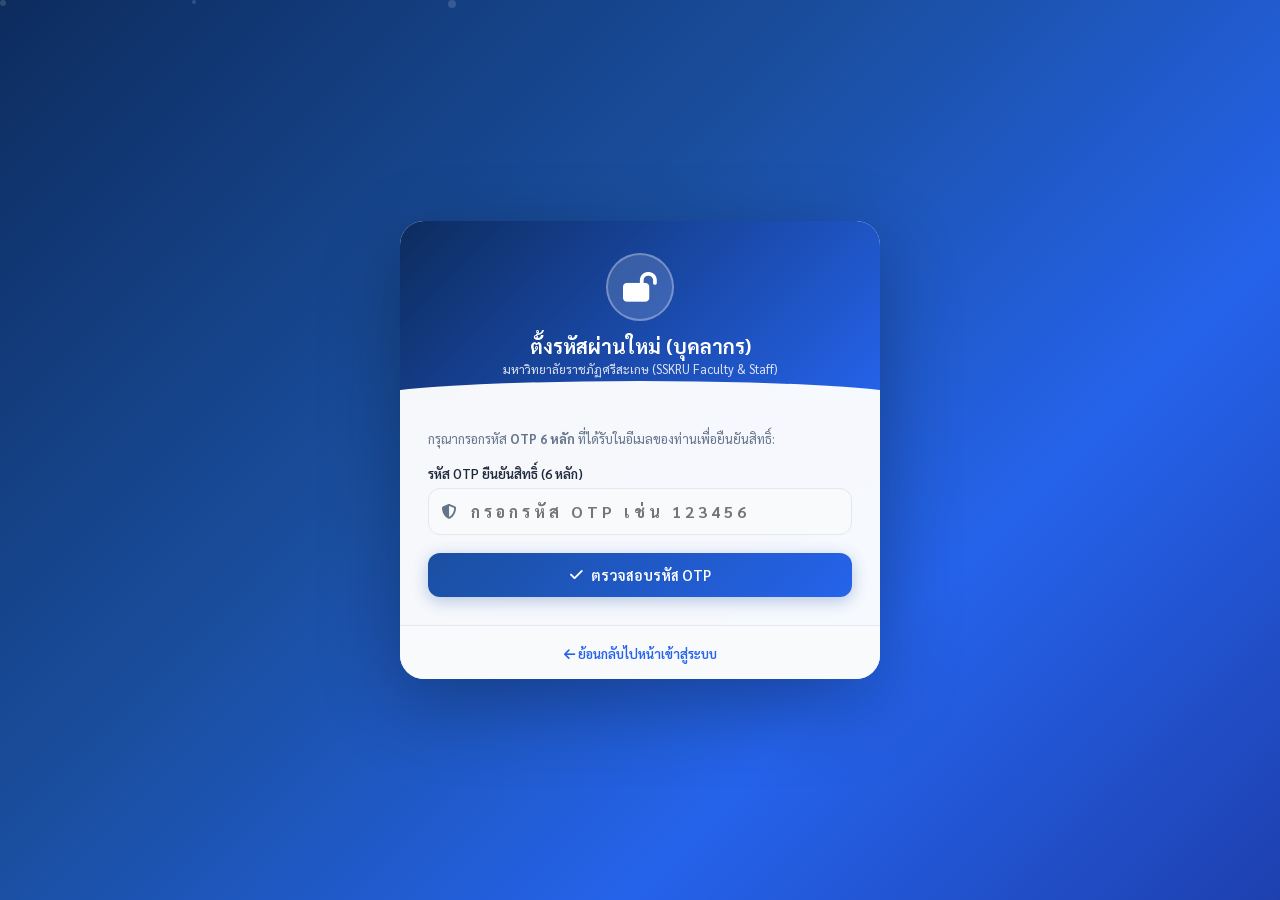
<file: admin_panel/templates/admin_panel/reset_password_staff_verify.html>
<!DOCTYPE html>
<html lang="th">
<head>
  <meta charset="UTF-8">
  <meta name="viewport" content="width=device-width, initial-scale=1.0">
  <title>สร้างรหัสผ่านใหม่สำหรับบุคลากร — SSKRU Campus Map</title>
  <link rel="preconnect" href="https://fonts.googleapis.com">
  <link href="https://fonts.googleapis.com/css2?family=Outfit:wght@300;400;500;600;700&family=Sarabun:wght@300;400;500;600;700&display=swap" rel="stylesheet">
  <link rel="stylesheet" href="https://cdnjs.cloudflare.com/ajax/libs/font-awesome/6.4.0/css/all.min.css">
  <style>
    *, *::before, *::after { box-sizing: border-box; margin: 0; padding: 0; }

    :root {
      --primary: #1a4fa0;
      --primary-dark: #0d2c5e;
      --primary-light: #2563eb;
      --accent: #f59e0b;
      --danger: #ef4444;
      --success: #10b981;
      --surface: #ffffff;
      --text: #1e293b;
      --text-secondary: #64748b;
    }

    body {
      font-family: 'Sarabun', 'Outfit', sans-serif;
      background: linear-gradient(135deg, #0d2c5e 0%, #1a4fa0 40%, #2563eb 70%, #1e40af 100%);
      min-height: 100vh;
      display: flex;
      align-items: center;
      justify-content: center;
      padding: 24px;
      position: relative;
      overflow: hidden;
    }

    .particles {
      position: fixed;
      top: 0; left: 0; width: 100%; height: 100%;
      pointer-events: none;
      overflow: hidden;
      z-index: 0;
    }
    .particle {
      position: absolute;
      width: 6px; height: 6px;
      background: rgba(255,255,255,0.15);
      border-radius: 50%;
      animation: rise 12s linear infinite;
    }
    .particle:nth-child(2) { left: 15%; width: 4px; height: 4px; animation-delay: 2s; animation-duration: 14s; }
    .particle:nth-child(3) { left: 35%; width: 8px; height: 8px; animation-delay: 4s; animation-duration: 10s; }
    @keyframes rise {
      0% { bottom: -10%; opacity: 0; }
      100% { bottom: 110%; opacity: 0; }
    }

    .login-card {
      position: relative;
      z-index: 1;
      background: rgba(255,255,255,0.96);
      backdrop-filter: blur(20px);
      border-radius: 24px;
      box-shadow: 0 25px 80px rgba(0,0,0,0.3);
      width: 100%;
      max-width: 480px;
      overflow: hidden;
      animation: cardIn 0.6s cubic-bezier(0.23, 1, 0.32, 1);
    }
    @keyframes cardIn {
      0% { opacity: 0; transform: translateY(30px) scale(0.95); }
      100% { opacity: 1; transform: translateY(0) scale(1); }
    }

    .card-header {
      background: linear-gradient(135deg, var(--primary-dark), var(--primary-light));
      padding: 32px 28px 24px;
      text-align: center;
      position: relative;
      overflow: hidden;
    }
    .card-header::after {
      content: '';
      position: absolute;
      bottom: -20px; left: -10%; right: -10%;
      height: 40px;
      background: rgba(255,255,255,0.96);
      border-radius: 50% 50% 0 0;
    }

    .university-badge {
      width: 68px; height: 68px;
      background: rgba(255,255,255,0.15);
      border: 2px solid rgba(255,255,255,0.3);
      border-radius: 50%;
      display: flex;
      align-items: center;
      justify-content: center;
      margin: 0 auto 12px;
      font-size: 30px;
      color: white;
    }

    .card-header h1 {
      color: white;
      font-size: 20px;
      font-weight: 700;
      margin-bottom: 2px;
    }
    .card-header p {
      color: rgba(255,255,255,0.85);
      font-size: 12.5px;
    }

    .card-body {
      padding: 28px;
    }

    .form-group {
      margin-bottom: 18px;
    }
    .form-label {
      display: block;
      font-size: 13px;
      font-weight: 600;
      color: var(--text);
      margin-bottom: 6px;
    }
    .input-wrapper {
      position: relative;
      display: flex;
      align-items: center;
    }
    .input-icon {
      position: absolute;
      left: 14px;
      color: var(--text-secondary);
      font-size: 15px;
    }
    .form-input {
      width: 100%;
      padding: 12px 14px 12px 42px;
      background: #f8fafc;
      border: 1.5px solid #e2e8f0;
      border-radius: 12px;
      color: var(--text);
      font-size: 13.5px;
      font-family: inherit;
      outline: none;
      transition: all 0.2s ease;
    }
    .form-input:focus {
      border-color: var(--primary-light);
      background: #ffffff;
      box-shadow: 0 0 0 3px rgba(37,99,235,0.12);
    }

    .btn-primary {
      width: 100%;
      padding: 13px;
      background: linear-gradient(135deg, var(--primary), var(--primary-light));
      color: white;
      border: none;
      border-radius: 12px;
      font-size: 14.5px;
      font-weight: 600;
      font-family: inherit;
      cursor: pointer;
      display: flex;
      align-items: center;
      justify-content: center;
      gap: 8px;
      box-shadow: 0 4px 16px rgba(26, 79, 160, 0.3);
      transition: all 0.25s ease;
      margin-top: 10px;
    }
    .btn-primary:hover {
      transform: translateY(-1px);
    }
    .btn-toggle-pw {
      position: absolute;
      right: 12px;
      top: 50%;
      transform: translateY(-50%);
      background: none;
      border: none;
      color: var(--text-secondary);
      font-size: 15px;
      cursor: pointer;
      padding: 6px;
      display: flex;
      align-items: center;
      justify-content: center;
      transition: color 0.2s;
      z-index: 5;
    }
    .btn-toggle-pw:hover {
      color: var(--primary-light);
    }

    .card-footer {
      padding: 16px 28px;
      background: #f8fafc;
      border-top: 1px solid #e2e8f0;
      text-align: center;
    }
    .back-link {
      color: var(--primary-light);
      text-decoration: none;
      font-size: 13px;
      font-weight: 600;
    }
    .back-link:hover {
      text-decoration: underline;
    }

    .user-info-banner {
      background: #eff6ff;
      border: 1px solid #bfdbfe;
      border-radius: 12px;
      padding: 12px 16px;
      margin-bottom: 18px;
      font-size: 13px;
      color: #1e40af;
      display: flex;
      align-items: center;
      gap: 10px;
    }
  </style>
</head>
<body>

  <div class="particles">
    <div class="particle"></div>
    <div class="particle"></div>
    <div class="particle"></div>
  </div>

  <div class="login-card">
    <div class="card-header">
      <div class="university-badge">
        <i class="fa-solid fa-lock-open"></i>
      </div>
      <h1>ตั้งรหัสผ่านใหม่ (บุคลากร)</h1>
      <p>มหาวิทยาลัยราชภัฏศรีสะเกษ (SSKRU Faculty & Staff)</p>
    </div>

    <div class="card-body">
      <!-- Step A: Enter OTP / Token (If not present in URL) -->
      <div id="section-verify-token">
        <div class="intro-text" style="font-size: 13px; color: #64748b; margin-bottom: 16px; line-height: 1.5;">
          กรุณากรอกรหัส <strong>OTP 6 หลัก</strong> ที่ได้รับในอีเมลของท่านเพื่อยืนยันสิทธิ์:
        </div>

        <form id="form-verify-otp" onsubmit="handleVerifyOtp(event)">
          <div class="form-group">
            <label class="form-label">รหัส OTP ยืนยันสิทธิ์ (6 หลัก)</label>
            <div class="input-wrapper">
              <i class="fa-solid fa-shield-halved input-icon"></i>
              <input type="text" id="otp-input" class="form-input" placeholder="กรอกรหัส OTP เช่น 123456" maxlength="6" style="letter-spacing: 4px; font-weight: bold; font-size: 16px;" required />
            </div>
          </div>
          <button type="submit" class="btn-primary" id="btn-verify-otp">
            <i class="fa-solid fa-check"></i> ตรวจสอบรหัส OTP
          </button>
        </form>
      </div>

      <!-- Step B: Set New Password Form -->
      <div id="section-new-password" style="display: none;">
        <div class="user-info-banner">
          <i class="fa-solid fa-circle-user" style="font-size: 20px;"></i>
          <div>
            <div>บัญชีบุคลากร: <strong id="display-staff-name"></strong></div>
            <div style="font-size: 11.5px; opacity: 0.85;" id="display-staff-email"></div>
          </div>
        </div>

        <form id="form-set-new-password" onsubmit="handleSetNewPassword(event)">
          <div class="form-group">
            <label class="form-label">รหัสผ่านใหม่ (New Password)</label>
            <div class="input-wrapper">
              <i class="fa-solid fa-lock input-icon"></i>
              <input type="password" id="new-password-input" class="form-input" style="padding-right: 42px;" placeholder="กำหนดรหัสผ่านใหม่" required minlength="4" />
              <button type="button" class="btn-toggle-pw" onclick="togglePasswordVisibility('new-password-input', this)" title="แสดง/ซ่อนรหัสผ่าน">
                <i class="fa-solid fa-eye"></i>
              </button>
            </div>
          </div>

          <div class="form-group">
            <label class="form-label">ยืนยันรหัสผ่านใหม่ (Confirm Password)</label>
            <div class="input-wrapper">
              <i class="fa-solid fa-shield-halved input-icon"></i>
              <input type="password" id="confirm-password-input" class="form-input" style="padding-right: 42px;" placeholder="กรอกรหัสผ่านใหม่อีกครั้ง" required minlength="4" />
              <button type="button" class="btn-toggle-pw" onclick="togglePasswordVisibility('confirm-password-input', this)" title="แสดง/ซ่อนรหัสผ่าน">
                <i class="fa-solid fa-eye"></i>
              </button>
            </div>
          </div>

          <button type="submit" class="btn-primary" id="btn-submit-new-pass">
            <i class="fa-solid fa-floppy-disk"></i> บันทึกและตั้งรหัสผ่านใหม่
          </button>
        </form>
      </div>
    </div>

    <div class="card-footer">
      <a href="/login/" class="back-link" id="link-back-login">
        <i class="fa-solid fa-arrow-left"></i> ย้อนกลับไปหน้าเข้าสู่ระบบ
      </a>
    </div>
  </div>

  <script>
    if (window.location.pathname.endsWith('.php')) {
      document.getElementById('link-back-login').href = 'auth/login.php';
    }

    let activeToken = new URLSearchParams(window.location.search).get('token') || '';

    // Auto verify if token is passed in URL query
    if (activeToken) {
      verifyToken(activeToken, '');
    }

    async function handleVerifyOtp(e) {
      e.preventDefault();
      const otp = document.getElementById('otp-input').value.trim();
      if (!otp) return;
      verifyToken('', otp);
    }

    async function verifyToken(token, otp) {
      const isPhp = window.location.pathname.endsWith('.php');
      const endpoint = isPhp ? 'auth/api.php?action=staff_verify_reset_token' : '/admin/api/auth/staff_verify_reset_token/';

      try {
        const res = await fetch(endpoint, {
          method: 'POST',
          headers: { 'Content-Type': 'application/json' },
          body: JSON.stringify({ token: token, otp: otp })
        });
        const data = await res.json();

        if (data.success) {
          activeToken = data.token;
          document.getElementById('section-verify-token').style.display = 'none';
          document.getElementById('section-new-password').style.display = 'block';
          document.getElementById('display-staff-name').textContent = data.username;
          document.getElementById('display-staff-email').textContent = data.email;
        } else {
          if (otp) await showSskruAlert({ title: 'รหัสไม่ถูกต้อง', message: data.message || 'รหัส OTP ไม่ถูกต้องหรือหมดอายุ', type: 'error' });
        }
      } catch (err) {
        if (otp) await showSskruAlert({ title: 'เกิดข้อผิดพลาด', message: 'เกิดข้อผิดพลาดในการตรวจสอบรหัส OTP', type: 'error' });
      }
    }

    async function handleSetNewPassword(e) {
      e.preventDefault();
      const pass1 = document.getElementById('new-password-input').value.trim();
      const pass2 = document.getElementById('confirm-password-input').value.trim();
      const btn = document.getElementById('btn-submit-new-pass');

      if (pass1 !== pass2) {
        await showSskruAlert({ title: 'รหัสผ่านไม่ตรงกัน', message: 'รหัสผ่านทั้งสองช่องไม่ตรงกัน กรุณาตรวจสอบอีกครั้ง', type: 'warning' });
        return;
      }

      btn.disabled = true;
      btn.innerHTML = '<i class="fa-solid fa-spinner fa-spin"></i> กำลังบันทึกรหัสผ่านใหม่...';

      const isPhp = window.location.pathname.endsWith('.php');
      const endpoint = isPhp ? 'auth/api.php?action=staff_confirm_new_password' : '/admin/api/auth/staff_confirm_new_password/';

      try {
        const res = await fetch(endpoint, {
          method: 'POST',
          headers: { 'Content-Type': 'application/json' },
          body: JSON.stringify({ token: activeToken, new_password: pass1 })
        });
        const data = await res.json();

        if (data.success) {
          await showSskruAlert({
            title: '🎉 เปลี่ยนรหัสผ่านสำเร็จ!',
            message: 'ตั้งรหัสผ่านใหม่สำหรับบุคลากรสำเร็จ! ท่านสามารถเข้าสู่ระบบด้วยรหัสผ่านใหม่ได้ทันที',
            type: 'success',
            buttonText: 'เข้าสู่ระบบ'
          });
          window.location.href = isPhp ? 'auth/login.php' : '/login/';
        } else {
          await showSskruAlert({ title: 'ไม่สามารถเปลี่ยนรหัสได้', message: data.message || 'ไม่สามารถตั้งรหัสผ่านใหม่ได้ กรุณาลองใหม่อีกครั้ง', type: 'error' });
          btn.disabled = false;
          btn.innerHTML = '<i class="fa-solid fa-floppy-disk"></i> บันทึกและตั้งรหัสผ่านใหม่';
        }
      } catch (err) {
        await showSskruAlert({ title: 'เกิดข้อผิดพลาด', message: 'เกิดข้อผิดพลาดในการบันทึกรหัสผ่านใหม่', type: 'error' });
        btn.disabled = false;
        btn.innerHTML = '<i class="fa-solid fa-floppy-disk"></i> บันทึกและตั้งรหัสผ่านใหม่';
      }
    }

    function togglePasswordVisibility(inputId, btn) {
      const input = document.getElementById(inputId);
      if (!input) return;
      const icon = btn.querySelector('i');
      if (input.type === 'password') {
        input.type = 'text';
        if (icon) {
          icon.classList.remove('fa-eye');
          icon.classList.add('fa-eye-slash');
        }
      } else {
        input.type = 'password';
        if (icon) {
          icon.classList.remove('fa-eye-slash');
          icon.classList.add('fa-eye');
        }
      }
    }
  </script>
  <script src="/assets/js/dialog.js"></script>
</body>
</html>
</file>
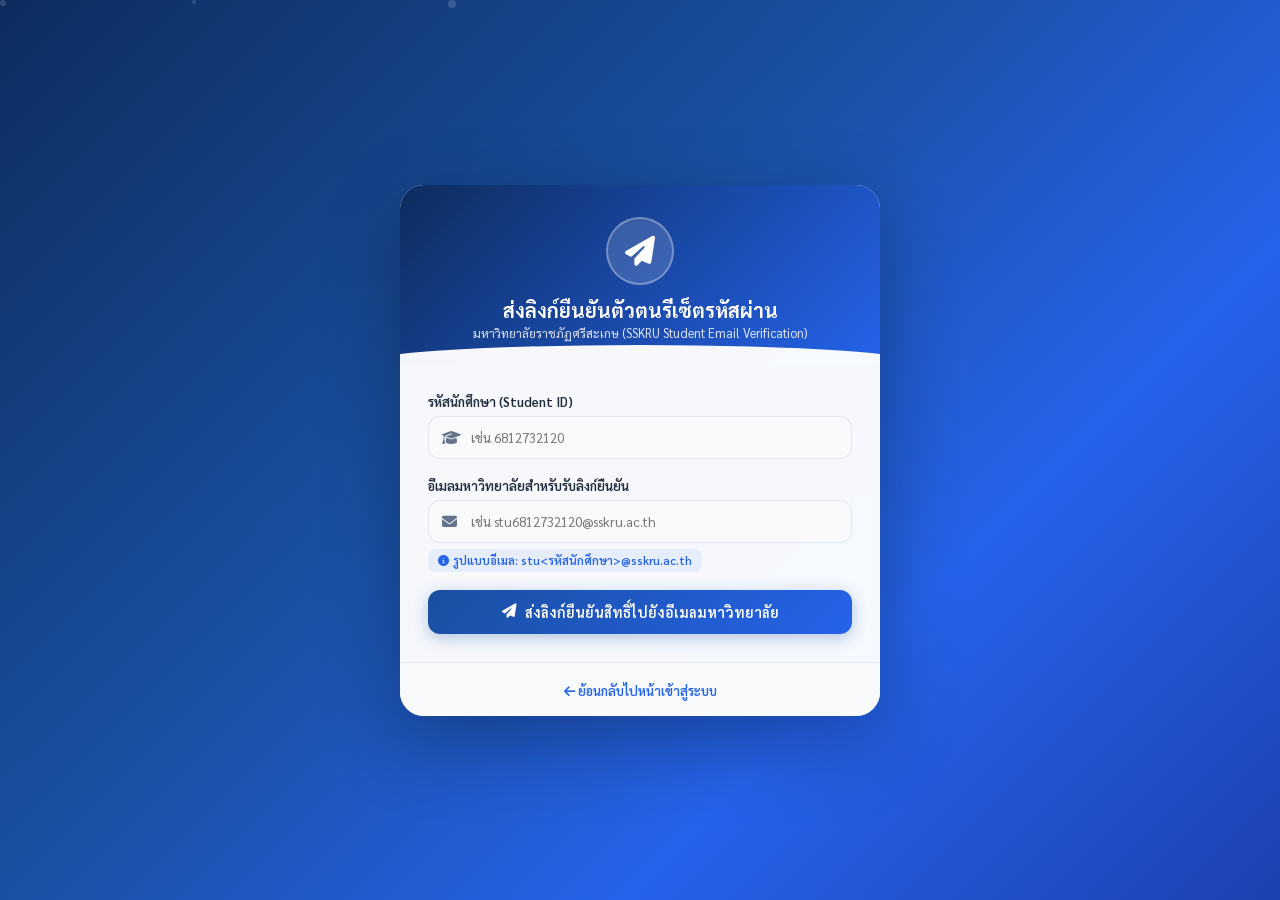
<file: admin_panel/templates/admin_panel/reset_password_student.html>
<!DOCTYPE html>
<html lang="th">
<head>
  <meta charset="UTF-8">
  <meta name="viewport" content="width=device-width, initial-scale=1.0">
  <title>ขอรีเซ็ตรหัสผ่านนักศึกษา — SSKRU Campus Map</title>
  <link rel="preconnect" href="https://fonts.googleapis.com">
  <link href="https://fonts.googleapis.com/css2?family=Outfit:wght@300;400;500;600;700&family=Sarabun:wght@300;400;500;600;700&display=swap" rel="stylesheet">
  <link rel="stylesheet" href="https://cdnjs.cloudflare.com/ajax/libs/font-awesome/6.4.0/css/all.min.css">
  <style>
    *, *::before, *::after { box-sizing: border-box; margin: 0; padding: 0; }

    :root {
      --primary: #1a4fa0;
      --primary-dark: #0d2c5e;
      --primary-light: #2563eb;
      --accent: #f59e0b;
      --danger: #ef4444;
      --success: #10b981;
      --surface: #ffffff;
      --text: #1e293b;
      --text-secondary: #64748b;
    }

    body {
      font-family: 'Sarabun', 'Outfit', sans-serif;
      background: linear-gradient(135deg, #0d2c5e 0%, #1a4fa0 40%, #2563eb 70%, #1e40af 100%);
      min-height: 100vh;
      display: flex;
      align-items: center;
      justify-content: center;
      padding: 24px;
      position: relative;
      overflow: hidden;
    }

    .particles {
      position: fixed;
      top: 0; left: 0; width: 100%; height: 100%;
      pointer-events: none;
      overflow: hidden;
      z-index: 0;
    }
    .particle {
      position: absolute;
      width: 6px; height: 6px;
      background: rgba(255,255,255,0.15);
      border-radius: 50%;
      animation: rise 12s linear infinite;
    }
    .particle:nth-child(2) { left: 15%; width: 4px; height: 4px; animation-delay: 2s; animation-duration: 14s; }
    .particle:nth-child(3) { left: 35%; width: 8px; height: 8px; animation-delay: 4s; animation-duration: 10s; }
    @keyframes rise {
      0% { bottom: -10%; opacity: 0; }
      100% { bottom: 110%; opacity: 0; }
    }

    .login-card {
      position: relative;
      z-index: 1;
      background: rgba(255,255,255,0.96);
      backdrop-filter: blur(20px);
      border-radius: 24px;
      box-shadow: 0 25px 80px rgba(0,0,0,0.3);
      width: 100%;
      max-width: 480px;
      overflow: hidden;
      animation: cardIn 0.6s cubic-bezier(0.23, 1, 0.32, 1);
    }
    @keyframes cardIn {
      0% { opacity: 0; transform: translateY(30px) scale(0.95); }
      100% { opacity: 1; transform: translateY(0) scale(1); }
    }

    .card-header {
      background: linear-gradient(135deg, var(--primary-dark), var(--primary-light));
      padding: 32px 28px 24px;
      text-align: center;
      position: relative;
      overflow: hidden;
    }
    .card-header::after {
      content: '';
      position: absolute;
      bottom: -20px; left: -10%; right: -10%;
      height: 40px;
      background: rgba(255,255,255,0.96);
      border-radius: 50% 50% 0 0;
    }

    .university-badge {
      width: 68px; height: 68px;
      background: rgba(255,255,255,0.15);
      border: 2px solid rgba(255,255,255,0.3);
      border-radius: 50%;
      display: flex;
      align-items: center;
      justify-content: center;
      margin: 0 auto 12px;
      font-size: 30px;
      color: white;
    }

    .card-header h1 {
      color: white;
      font-size: 20px;
      font-weight: 700;
      margin-bottom: 2px;
    }
    .card-header p {
      color: rgba(255,255,255,0.85);
      font-size: 12.5px;
    }

    .card-body {
      padding: 28px;
    }

    .form-group {
      margin-bottom: 18px;
    }
    .form-label {
      display: block;
      font-size: 13px;
      font-weight: 600;
      color: var(--text);
      margin-bottom: 6px;
    }
    .input-wrapper {
      position: relative;
      display: flex;
      align-items: center;
    }
    .input-icon {
      position: absolute;
      left: 14px;
      color: var(--text-secondary);
      font-size: 15px;
    }
    .form-input {
      width: 100%;
      padding: 12px 14px 12px 42px;
      background: #f8fafc;
      border: 1.5px solid #e2e8f0;
      border-radius: 12px;
      color: var(--text);
      font-size: 13.5px;
      font-family: inherit;
      outline: none;
      transition: all 0.2s ease;
    }
    .form-input:focus {
      border-color: var(--primary-light);
      background: #ffffff;
      box-shadow: 0 0 0 3px rgba(37,99,235,0.12);
    }

    .email-hint-pill {
      display: inline-block;
      margin-top: 6px;
      padding: 4px 10px;
      background: rgba(37, 99, 235, 0.08);
      color: var(--primary-light);
      border-radius: 8px;
      font-size: 11.5px;
      font-weight: 600;
    }

    .btn-primary {
      width: 100%;
      padding: 13px;
      background: linear-gradient(135deg, var(--primary), var(--primary-light));
      color: white;
      border: none;
      border-radius: 12px;
      font-size: 14.5px;
      font-weight: 600;
      font-family: inherit;
      cursor: pointer;
      display: flex;
      align-items: center;
      justify-content: center;
      gap: 8px;
      box-shadow: 0 4px 16px rgba(26, 79, 160, 0.3);
      transition: all 0.25s ease;
      margin-top: 12px;
    }
    .btn-primary:hover {
      transform: translateY(-1px);
    }

    .email-sent-card {
      display: none;
      margin-top: 18px;
      padding: 18px;
      border-radius: 16px;
      background: #f0fdf4;
      border: 1.5px solid #bbf7d0;
      animation: fadeIn 0.4s ease;
    }
    .email-sent-card.active {
      display: block;
    }
    @keyframes fadeIn {
      from { opacity: 0; transform: translateY(10px); }
      to { opacity: 1; transform: translateY(0); }
    }

    .card-footer {
      padding: 16px 28px;
      background: #f8fafc;
      border-top: 1px solid #e2e8f0;
      text-align: center;
    }
    .back-link {
      color: var(--primary-light);
      text-decoration: none;
      font-size: 13px;
      font-weight: 600;
    }
    .back-link:hover {
      text-decoration: underline;
    }
  </style>
</head>
<body>

  <div class="particles">
    <div class="particle"></div>
    <div class="particle"></div>
    <div class="particle"></div>
  </div>

  <div class="login-card">
    <div class="card-header">
      <div class="university-badge">
        <i class="fa-solid fa-paper-plane"></i>
      </div>
      <h1>ส่งลิงก์ยืนยันตัวตนรีเซ็ตรหัสผ่าน</h1>
      <p>มหาวิทยาลัยราชภัฏศรีสะเกษ (SSKRU Student Email Verification)</p>
    </div>

    <div class="card-body">
      <form id="form-request-reset" onsubmit="handleRequestReset(event)">
        <div class="form-group">
          <label class="form-label">รหัสนักศึกษา (Student ID)</label>
          <div class="input-wrapper">
            <i class="fa-solid fa-graduation-cap input-icon"></i>
            <input type="text" id="reset-student-id" class="form-input" placeholder="เช่น 6812732120" oninput="updateEmailHint()" required />
          </div>
        </div>

        <div class="form-group">
          <label class="form-label">อีเมลมหาวิทยาลัยสำหรับรับลิงก์ยืนยัน</label>
          <div class="input-wrapper">
            <i class="fa-solid fa-envelope input-icon"></i>
            <input type="email" id="reset-student-email" class="form-input" placeholder="เช่น stu6812732120@sskru.ac.th" required />
          </div>
          <span class="email-hint-pill" id="email-hint-text">
            <i class="fa-solid fa-circle-info"></i> รูปแบบอีเมล: stu&lt;รหัสนักศึกษา&gt;@sskru.ac.th
          </span>
        </div>

        <button type="submit" class="btn-primary" id="btn-send-email">
          <i class="fa-solid fa-paper-plane"></i> ส่งลิงก์ยืนยันสิทธิ์ไปยังอีเมลมหาวิทยาลัย
        </button>
      </form>

      <!-- Step 2 Verification Modal / Link Card -->
      <div class="email-sent-card" id="sent-result-card"></div>
    </div>

    <div class="card-footer">
      <a href="/login/" class="back-link" id="link-back-login">
        <i class="fa-solid fa-arrow-left"></i> ย้อนกลับไปหน้าเข้าสู่ระบบ
      </a>
    </div>
  </div>

  <script>
    if (window.location.pathname.endsWith('.php')) {
      document.getElementById('link-back-login').href = 'auth/login.php';
    }

    function updateEmailHint() {
      const sid = document.getElementById('reset-student-id').value.trim().replace(/-/g, '');
      const hint = document.getElementById('email-hint-text');
      const emailInput = document.getElementById('reset-student-email');
      if (sid) {
        hint.innerHTML = `<i class="fa-solid fa-circle-info"></i> รูปแบบอีเมล: <strong>stu${sid}@sskru.ac.th</strong>`;
        if (!emailInput.value || emailInput.value.startsWith('stu')) {
          emailInput.value = `stu${sid}@sskru.ac.th`;
        }
      } else {
        hint.innerHTML = `<i class="fa-solid fa-circle-info"></i> รูปแบบอีเมล: stu&lt;รหัสนักศึกษา&gt;@sskru.ac.th`;
      }
    }

    async function handleRequestReset(e) {
      e.preventDefault();
      const sid = document.getElementById('reset-student-id').value.trim();
      const email = document.getElementById('reset-student-email').value.trim();
      const btn = document.getElementById('btn-send-email');
      const resCard = document.getElementById('sent-result-card');

      btn.disabled = true;
      btn.innerHTML = '<i class="fa-solid fa-spinner fa-spin"></i> กำลังส่งอีเมลยืนยันสิทธิ์...';

      const apiEndpoint = window.location.pathname.endsWith('.php') ? 'auth/api.php?action=student_request_reset' : '/admin/api/auth/student_request_reset/';

      try {
        const res = await fetch(apiEndpoint, {
          method: 'POST',
          headers: { 'Content-Type': 'application/json' },
          body: JSON.stringify({ student_id: sid, email: email })
        });
        const data = await res.json();

        if (data.success) {
          resCard.className = 'email-sent-card active';
          resCard.innerHTML = `
            <div style="font-size:13.5px; color:#166534; text-align:center; padding:10px 4px;">
              <div style="width:56px; height:56px; background:#dcfce7; color:#16a34a; border-radius:50%; display:flex; align-items:center; justify-content:center; margin:0 auto 12px; font-size:26px;">
                <i class="fa-solid fa-envelope-circle-check"></i>
              </div>
              <p style="font-weight:700; font-size:16px; margin-bottom:8px; color:#15803d;">
                ส่งอีเมลยืนยันสิทธิ์เรียบร้อยแล้ว!
              </p>
              <p style="margin-bottom:14px; line-height:1.6; color:#334155; font-size:13.5px;">
                ระบบได้ส่งรหัส OTP ไปยังอีเมล<br>
                <strong style="color:#0f172a; font-size:14px;">${data.email}</strong><br>
                <span style="font-size:12px; color:#64748b;">(กรุณาเปิดดูรหัสในกล่องจดหมาย หรือโฟลเดอร์จดหมายขยะ / Spam)</span>
              </p>
              
              <div style="background:#f8fafc; border:1px solid #e2e8f0; border-radius:12px; padding:16px; margin:14px 0; text-align:left;">
                <label style="display:block; font-size:13px; font-weight:600; color:#334155; margin-bottom:6px;">
                  <i class="fa-solid fa-key" style="color:#2563eb;"></i> กรอกรหัส OTP 6 หลักที่ได้รับจากอีเมล:
                </label>
                <div style="display:flex; gap:8px;">
                  <input type="text" id="input-email-otp" maxlength="6" placeholder="เช่น 676767" style="flex:1; padding:10px 14px; border:1.5px solid #cbd5e1; border-radius:8px; font-size:16px; font-weight:bold; letter-spacing:3px; text-align:center;" />
                  <button type="button" id="btn-verify-entered-otp" style="padding:10px 16px; background:#2563eb; color:#fff; border:none; border-radius:8px; font-weight:bold; cursor:pointer; font-size:13px;">
                    ยืนยัน
                  </button>
                </div>
                <div id="otp-error-msg" style="color:#dc2626; font-size:12px; margin-top:6px; display:none;"></div>
              </div>
            </div>
          `;
          document.getElementById('form-request-reset').style.display = 'none';

          // Handle OTP submission
          document.getElementById('btn-verify-entered-otp').addEventListener('click', async () => {
            const enteredOtp = document.getElementById('input-email-otp').value.trim();
            const errDiv = document.getElementById('otp-error-msg');
            if (enteredOtp.length < 6) {
              errDiv.innerText = 'กรุณากรอกรหัส OTP 6 หลักให้ครบถ้วน';
              errDiv.style.display = 'block';
              return;
            }
            try {
              const verifyRes = await fetch('/admin/api/auth/student_verify_reset_token/', {
                method: 'POST',
                headers: { 'Content-Type': 'application/json' },
                body: JSON.stringify({ otp: enteredOtp })
              });
              const verifyData = await verifyRes.json();
              if (verifyData.success) {
                window.location.href = `/reset_password/student/verify/?token=${verifyData.token}`;
              } else {
                errDiv.innerText = verifyData.message || 'รหัส OTP ไม่ถูกต้อง';
                errDiv.style.display = 'block';
              }
            } catch (e) {
              errDiv.innerText = 'เกิดข้อผิดพลาดในการตรวจสอบ OTP';
              errDiv.style.display = 'block';
            }
          });
        } else {
          await showSskruAlert({ title: 'ส่งรหัสไม่สำเร็จ', message: data.message || 'เกิดข้อผิดพลาดในการส่งรหัสยืนยัน', type: 'error' });
          btn.disabled = false;
          btn.innerHTML = '<i class="fa-solid fa-paper-plane"></i> ส่งลิงก์ยืนยันสิทธิ์ไปยังอีเมลมหาวิทยาลัย';
        }
      } catch (err) {
        await showSskruAlert({ title: 'เกิดข้อผิดพลาด', message: 'เกิดข้อผิดพลาดในการเชื่อมต่อเซิร์ฟเวอร์', type: 'error' });
        btn.disabled = false;
        btn.innerHTML = '<i class="fa-solid fa-paper-plane"></i> ส่งลิงก์ยืนยันสิทธิ์ไปยังอีเมลมหาวิทยาลัย';
      }
    }
  </script>
  <script src="/assets/js/dialog.js"></script>
</body>
</html>
</file>
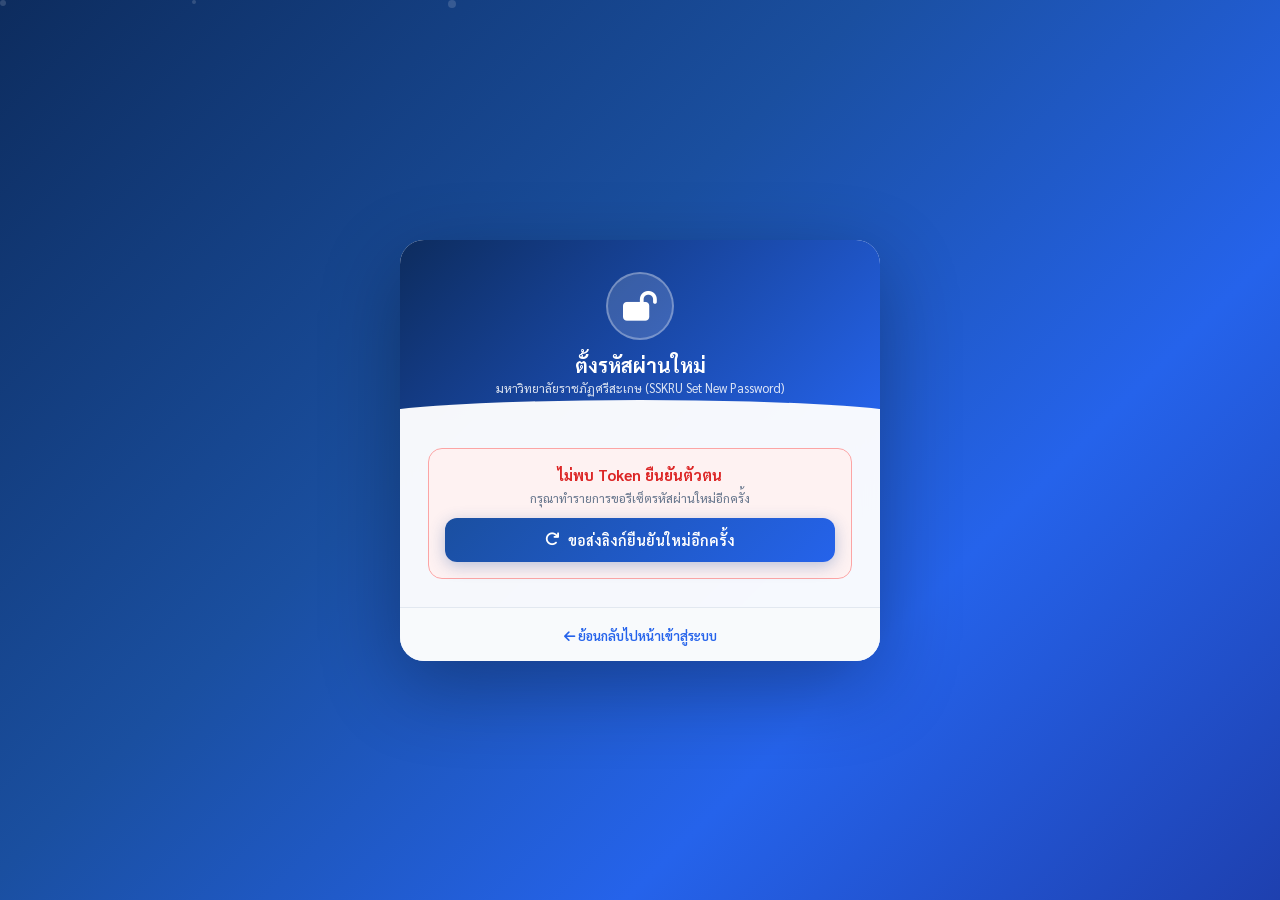
<file: admin_panel/templates/admin_panel/reset_password_verify.html>
<!DOCTYPE html>
<html lang="th">
<head>
  <meta charset="UTF-8">
  <meta name="viewport" content="width=device-width, initial-scale=1.0">
  <title>ยืนยันสิทธิ์ & ตั้งรหัสผ่านใหม่ — SSKRU Campus Map</title>
  <link rel="preconnect" href="https://fonts.googleapis.com">
  <link href="https://fonts.googleapis.com/css2?family=Outfit:wght@300;400;500;600;700&family=Sarabun:wght@300;400;500;600;700&display=swap" rel="stylesheet">
  <link rel="stylesheet" href="https://cdnjs.cloudflare.com/ajax/libs/font-awesome/6.4.0/css/all.min.css">
  <style>
    *, *::before, *::after { box-sizing: border-box; margin: 0; padding: 0; }

    :root {
      --primary: #1a4fa0;
      --primary-dark: #0d2c5e;
      --primary-light: #2563eb;
      --accent: #f59e0b;
      --danger: #ef4444;
      --success: #10b981;
      --surface: #ffffff;
      --text: #1e293b;
      --text-secondary: #64748b;
    }

    body {
      font-family: 'Sarabun', 'Outfit', sans-serif;
      background: linear-gradient(135deg, #0d2c5e 0%, #1a4fa0 40%, #2563eb 70%, #1e40af 100%);
      min-height: 100vh;
      display: flex;
      align-items: center;
      justify-content: center;
      padding: 24px;
      position: relative;
      overflow: hidden;
    }

    .particles {
      position: fixed;
      top: 0; left: 0; width: 100%; height: 100%;
      pointer-events: none;
      overflow: hidden;
      z-index: 0;
    }
    .particle {
      position: absolute;
      width: 6px; height: 6px;
      background: rgba(255,255,255,0.15);
      border-radius: 50%;
      animation: rise 12s linear infinite;
    }
    .particle:nth-child(2) { left: 15%; width: 4px; height: 4px; animation-delay: 2s; animation-duration: 14s; }
    .particle:nth-child(3) { left: 35%; width: 8px; height: 8px; animation-delay: 4s; animation-duration: 10s; }
    @keyframes rise {
      0% { bottom: -10%; opacity: 0; }
      100% { bottom: 110%; opacity: 0; }
    }

    .login-card {
      position: relative;
      z-index: 1;
      background: rgba(255,255,255,0.96);
      backdrop-filter: blur(20px);
      border-radius: 24px;
      box-shadow: 0 25px 80px rgba(0,0,0,0.3);
      width: 100%;
      max-width: 480px;
      overflow: hidden;
      animation: cardIn 0.6s cubic-bezier(0.23, 1, 0.32, 1);
    }
    @keyframes cardIn {
      0% { opacity: 0; transform: translateY(30px) scale(0.95); }
      100% { opacity: 1; transform: translateY(0) scale(1); }
    }

    .card-header {
      background: linear-gradient(135deg, var(--primary-dark), var(--primary-light));
      padding: 32px 28px 24px;
      text-align: center;
      position: relative;
      overflow: hidden;
    }
    .card-header::after {
      content: '';
      position: absolute;
      bottom: -20px; left: -10%; right: -10%;
      height: 40px;
      background: rgba(255,255,255,0.96);
      border-radius: 50% 50% 0 0;
    }

    .university-badge {
      width: 68px; height: 68px;
      background: rgba(255,255,255,0.15);
      border: 2px solid rgba(255,255,255,0.3);
      border-radius: 50%;
      display: flex;
      align-items: center;
      justify-content: center;
      margin: 0 auto 12px;
      font-size: 30px;
      color: white;
    }

    .card-header h1 {
      color: white;
      font-size: 20px;
      font-weight: 700;
      margin-bottom: 2px;
    }
    .card-header p {
      color: rgba(255,255,255,0.85);
      font-size: 12.5px;
    }

    .card-body {
      padding: 28px;
    }

    .form-group {
      margin-bottom: 18px;
    }
    .form-label {
      display: block;
      font-size: 13px;
      font-weight: 600;
      color: var(--text);
      margin-bottom: 6px;
    }
    .input-wrapper {
      position: relative;
      display: flex;
      align-items: center;
    }
    .input-icon {
      position: absolute;
      left: 14px;
      color: var(--text-secondary);
      font-size: 15px;
    }
    .form-input {
      width: 100%;
      padding: 12px 14px 12px 42px;
      background: #f8fafc;
      border: 1.5px solid #e2e8f0;
      border-radius: 12px;
      color: var(--text);
      font-size: 13.5px;
      font-family: inherit;
      outline: none;
      transition: all 0.2s ease;
    }
    .form-input:focus {
      border-color: var(--primary-light);
      background: #ffffff;
      box-shadow: 0 0 0 3px rgba(37,99,235,0.12);
    }

    .verified-user-box {
      padding: 14px 16px;
      background: #f0fdf4;
      border: 1.5px solid #bbf7d0;
      border-radius: 14px;
      margin-bottom: 20px;
      font-size: 13px;
    }
    .verified-badge {
      display: inline-flex;
      align-items: center;
      gap: 5px;
      color: #10b981;
      font-weight: 700;
      font-size: 13.5px;
      margin-bottom: 6px;
    }

    .btn-primary {
      width: 100%;
      padding: 13px;
      background: linear-gradient(135deg, var(--primary), var(--primary-light));
      color: white;
      border: none;
      border-radius: 12px;
      font-size: 14.5px;
      font-weight: 600;
      font-family: inherit;
      cursor: pointer;
      display: flex;
      align-items: center;
      justify-content: center;
      gap: 8px;
      box-shadow: 0 4px 16px rgba(26, 79, 160, 0.3);
      transition: all 0.25s ease;
      margin-top: 10px;
    }
    .btn-primary:hover {
      transform: translateY(-1px);
    }
    .btn-toggle-pw {
      position: absolute;
      right: 12px;
      top: 50%;
      transform: translateY(-50%);
      background: none;
      border: none;
      color: var(--text-secondary);
      font-size: 15px;
      cursor: pointer;
      padding: 6px;
      display: flex;
      align-items: center;
      justify-content: center;
      transition: color 0.2s;
      z-index: 5;
    }
    .btn-toggle-pw:hover {
      color: var(--primary-light);
    }

    .card-footer {
      padding: 16px 28px;
      background: #f8fafc;
      border-top: 1px solid #e2e8f0;
      text-align: center;
    }
    .back-link {
      color: var(--primary-light);
      text-decoration: none;
      font-size: 13px;
      font-weight: 600;
    }
    .back-link:hover {
      text-decoration: underline;
    }

    .error-box {
      display: none;
      padding: 16px;
      background: #fef2f2;
      border: 1.5px solid #fca5a5;
      border-radius: 14px;
      color: #dc2626;
      font-size: 13.5px;
      text-align: center;
    }
    .error-box.active {
      display: block;
    }
  </style>
</head>
<body>

  <div class="particles">
    <div class="particle"></div>
    <div class="particle"></div>
    <div class="particle"></div>
  </div>

  <div class="login-card">
    <div class="card-header">
      <div class="university-badge">
        <i class="fa-solid fa-lock-open"></i>
      </div>
      <h1>ตั้งรหัสผ่านใหม่</h1>
      <p>มหาวิทยาลัยราชภัฏศรีสะเกษ (SSKRU Set New Password)</p>
    </div>

    <div class="card-body">
      <!-- Loading State -->
      <div id="loading-state" style="text-align:center; padding:30px; font-size:14px; color:#64748b;">
        <i class="fa-solid fa-spinner fa-spin" style="font-size:24px; color:#2563eb; margin-bottom:10px;"></i>
        <p>กำลังตรวจสอบลิงก์ยืนยันตัวตน...</p>
      </div>

      <!-- Invalid Token State -->
      <div class="error-box" id="error-state">
        <p style="font-weight:700; font-size:15px; margin-bottom:6px;"><i class="fa-solid fa-triangle-exclamation"></i> ลิงก์ยืนยันตัวตนไม่ถูกต้องหรือหมดอายุ</p>
        <p style="color:#64748b; font-size:12.5px; margin-bottom:12px;">กรุณาทำรายการขอรีเซ็ตรหัสผ่านใหม่อีกครั้ง</p>
        <a href="/reset_password/student/" id="link-retry-reset" class="btn-primary" style="text-decoration:none;">
          <i class="fa-solid fa-arrow-rotate-right"></i> ขอส่งลิงก์ยืนยันใหม่อีกครั้ง
        </a>
      </div>

      <!-- Valid State: Form to Create Password -->
      <div id="form-container" style="display:none;">
        <div class="verified-user-box">
          <div class="verified-badge">
            <i class="fa-solid fa-circle-check"></i> ยืนยันสิทธิ์อีเมลมหาวิทยาลัยสำเร็จ
          </div>
          <p><strong>ชื่อ-นามสกุล:</strong> <span id="display-name">-</span></p>
          <p><strong>รหัสนักศึกษา:</strong> <span id="display-sid">-</span></p>
          <p><strong>อีเมลที่ยืนยัน:</strong> <span id="display-email">-</span></p>
        </div>

        <form id="form-confirm-password" onsubmit="handleConfirmNewPassword(event)">
          <div class="form-group">
            <label class="form-label">กำหนดรหัสผ่านใหม่ (New Password)</label>
            <div class="input-wrapper">
              <i class="fa-solid fa-lock input-icon"></i>
              <input type="password" id="new-pass" class="form-input" style="padding-right: 42px;" placeholder="กรอกรหัสผ่านใหม่" required />
              <button type="button" class="btn-toggle-pw" onclick="togglePasswordVisibility('new-pass', this)" title="แสดง/ซ่อนรหัสผ่าน">
                <i class="fa-solid fa-eye"></i>
              </button>
            </div>
          </div>

          <div class="form-group">
            <label class="form-label">ยืนยันรหัสผ่านใหม่อีกครั้ง (Confirm Password)</label>
            <div class="input-wrapper">
              <i class="fa-solid fa-shield-halved input-icon"></i>
              <input type="password" id="confirm-pass" class="form-input" style="padding-right: 42px;" placeholder="กรอกรหัสผ่านใหม่อีกครั้ง" required />
              <button type="button" class="btn-toggle-pw" onclick="togglePasswordVisibility('confirm-pass', this)" title="แสดง/ซ่อนรหัสผ่าน">
                <i class="fa-solid fa-eye"></i>
              </button>
            </div>
          </div>

          <button type="submit" class="btn-primary" id="btn-save-pass">
            <i class="fa-solid fa-floppy-disk"></i> บันทึกรหัสผ่านใหม่ & เข้าสู่ระบบ
          </button>
        </form>
      </div>
    </div>

    <div class="card-footer">
      <a href="/login/" class="back-link" id="link-back-login">
        <i class="fa-solid fa-arrow-left"></i> ย้อนกลับไปหน้าเข้าสู่ระบบ
      </a>
    </div>
  </div>

  <script>
    if (window.location.pathname.endsWith('.php')) {
      document.getElementById('link-back-login').href = 'auth/login.php';
      document.getElementById('link-retry-reset').href = 'reset_password_student.php';
    }

    const urlParams = new URLSearchParams(window.location.search);
    const token = urlParams.get('token') || '';

    window.addEventListener('DOMContentLoaded', async () => {
      if (!token) {
        showError('ไม่พบ Token ยืนยันตัวตน');
        return;
      }

      const apiEndpoint = window.location.pathname.endsWith('.php') 
        ? 'auth/api.php?action=student_verify_reset_token' 
        : '/admin/api/auth/student_verify_reset_token/';

      try {
        const res = await fetch(apiEndpoint, {
          method: 'POST',
          headers: { 'Content-Type': 'application/json' },
          body: JSON.stringify({ token: token })
        });
        const data = await res.json();

        document.getElementById('loading-state').style.display = 'none';

        if (data.success) {
          document.getElementById('form-container').style.display = 'block';
          document.getElementById('display-name').textContent = data.student_name || 'นักศึกษา';
          document.getElementById('display-sid').textContent = data.student_id;
          document.getElementById('display-email').textContent = data.email;
        } else {
          showError(data.message);
        }
      } catch (err) {
        document.getElementById('loading-state').style.display = 'none';
        showError('เกิดข้อผิดพลาดในการเชื่อมต่อเซิร์ฟเวอร์');
      }
    });

    function showError(msg) {
      document.getElementById('loading-state').style.display = 'none';
      document.getElementById('form-container').style.display = 'none';
      const errBox = document.getElementById('error-state');
      errBox.className = 'error-box active';
      if (msg) {
        errBox.querySelector('p').textContent = msg;
      }
    }

    async function handleConfirmNewPassword(e) {
      e.preventDefault();
      const p1 = document.getElementById('new-pass').value.trim();
      const p2 = document.getElementById('confirm-pass').value.trim();

      if (p1 !== p2) {
        await showSskruAlert({ title: 'รหัสผ่านไม่ตรงกัน', message: 'รหัสผ่านทั้งสองช่องไม่ตรงกัน กรุณาตรวจสอบอีกครั้ง', type: 'warning' });
        return;
      }

      const btn = document.getElementById('btn-save-pass');
      btn.disabled = true;
      btn.innerHTML = '<i class="fa-solid fa-spinner fa-spin"></i> กำลังบันทึกรหัสผ่านใหม่...';

      const apiEndpoint = window.location.pathname.endsWith('.php') 
        ? 'auth/api.php?action=student_confirm_new_password' 
        : '/admin/api/auth/student_confirm_new_password/';

      try {
        const res = await fetch(apiEndpoint, {
          method: 'POST',
          headers: { 'Content-Type': 'application/json' },
          body: JSON.stringify({ token: token, new_password: p1 })
        });
        const data = await res.json();

        if (data.success) {
          await showSskruAlert({
            title: '🎉 เปลี่ยนรหัสผ่านสำเร็จ!',
            message: 'สร้างรหัสผ่านใหม่สำเร็จแล้ว ท่านสามารถเข้าสู่ระบบด้วยรหัสผ่านใหม่ได้ทันที',
            type: 'success',
            buttonText: 'เข้าสู่ระบบ'
          });
          window.location.href = window.location.pathname.endsWith('.php') ? 'auth/login.php' : '/login/';
        } else {
          await showSskruAlert({ title: 'เกิดข้อผิดพลาด', message: data.message || 'ไม่สามารถตั้งรหัสผ่านใหม่ได้', type: 'error' });
          btn.disabled = false;
          btn.innerHTML = '<i class="fa-solid fa-floppy-disk"></i> บันทึกรหัสผ่านใหม่ & เข้าสู่ระบบ';
        }
      } catch (err) {
        await showSskruAlert({ title: 'เกิดข้อผิดพลาด', message: 'เกิดข้อผิดพลาดในการเชื่อมต่อเซิร์ฟเวอร์', type: 'error' });
        btn.disabled = false;
        btn.innerHTML = '<i class="fa-solid fa-floppy-disk"></i> บันทึกรหัสผ่านใหม่ & เข้าสู่ระบบ';
      }
    }

    function togglePasswordVisibility(inputId, btn) {
      const input = document.getElementById(inputId);
      if (!input) return;
      const icon = btn.querySelector('i');
      if (input.type === 'password') {
        input.type = 'text';
        if (icon) {
          icon.classList.remove('fa-eye');
          icon.classList.add('fa-eye-slash');
        }
      } else {
        input.type = 'password';
        if (icon) {
          icon.classList.remove('fa-eye-slash');
          icon.classList.add('fa-eye');
        }
      }
    }
  </script>
  <script src="/assets/js/dialog.js"></script>
</body>
</html>
</file>
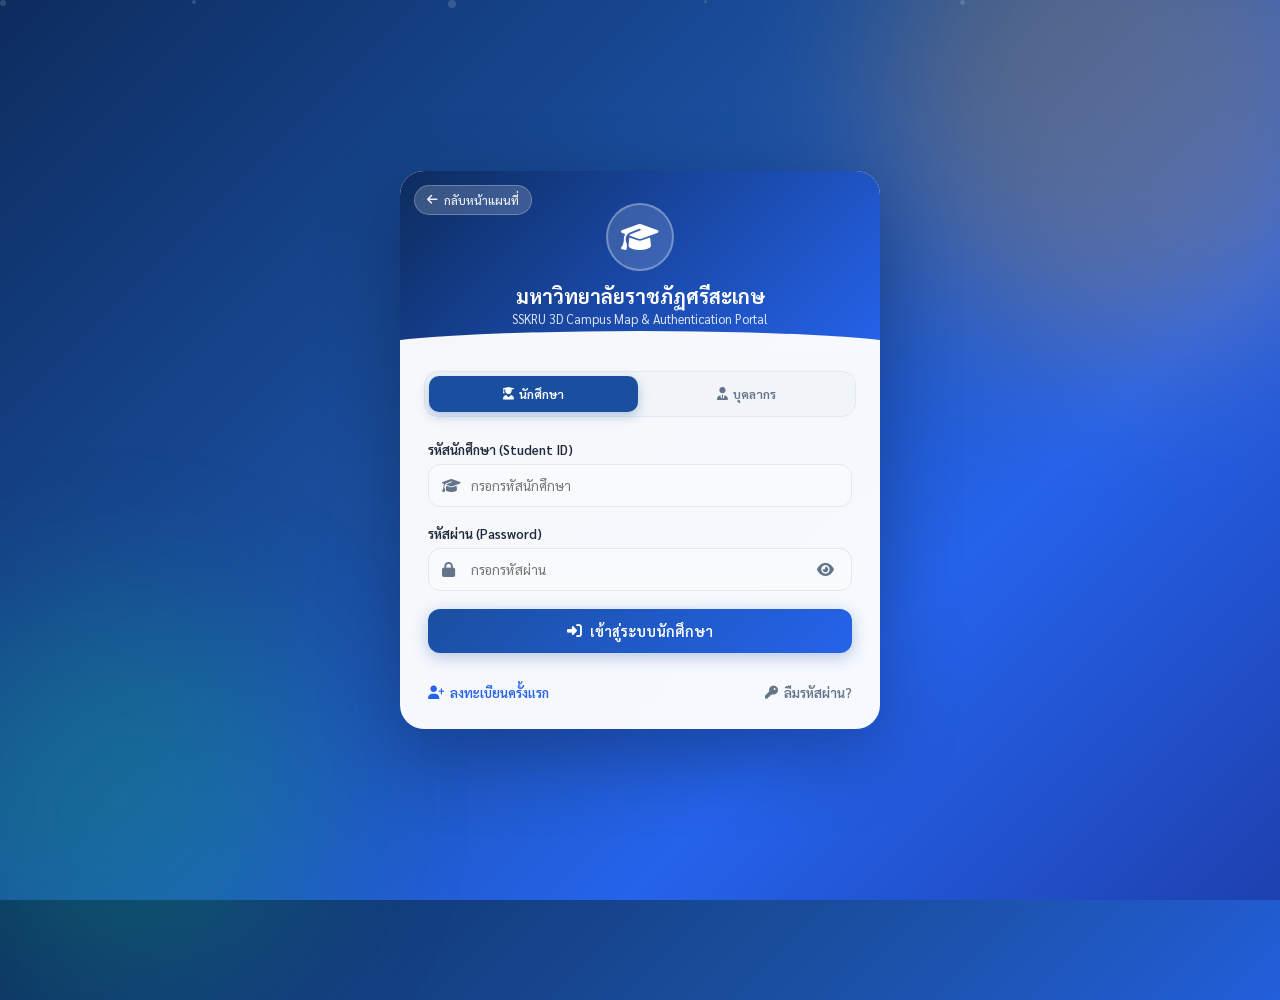
<file: admin_panel/templates/admin_panel/student_login.html>
<!DOCTYPE html>
<html lang="th">
<head>
  <meta charset="UTF-8">
  <meta name="viewport" content="width=device-width, initial-scale=1.0">
  <title>เข้าสู่ระบบ — SSKRU Campus Map</title>
  <link rel="preconnect" href="https://fonts.googleapis.com">
  <link href="https://fonts.googleapis.com/css2?family=Outfit:wght@300;400;500;600;700&family=Sarabun:wght@300;400;500;600;700&display=swap" rel="stylesheet">
  <link rel="stylesheet" href="https://cdnjs.cloudflare.com/ajax/libs/font-awesome/6.4.0/css/all.min.css">
  <style>
    *, *::before, *::after { box-sizing: border-box; margin: 0; padding: 0; }

    :root {
      --primary: #1a4fa0;
      --primary-dark: #0d2c5e;
      --primary-light: #2563eb;
      --accent: #f59e0b;
      --danger: #ef4444;
      --success: #10b981;
      --surface: #ffffff;
      --text: #1e293b;
      --text-secondary: #64748b;
    }

    body {
      font-family: 'Sarabun', 'Outfit', sans-serif;
      background: linear-gradient(135deg, #0d2c5e 0%, #1a4fa0 40%, #2563eb 70%, #1e40af 100%);
      min-height: 100vh;
      display: flex;
      align-items: center;
      justify-content: center;
      padding: 24px;
      position: relative;
      overflow: hidden;
    }

    body::before, body::after {
      content: '';
      position: absolute;
      border-radius: 50%;
      filter: blur(80px);
      opacity: 0.25;
      animation: float 8s ease-in-out infinite alternate;
    }
    body::before {
      width: 500px; height: 500px;
      background: #f59e0b;
      top: -150px; right: -100px;
    }
    body::after {
      width: 400px; height: 400px;
      background: #10b981;
      bottom: -100px; left: -80px;
      animation-delay: 4s;
    }
    @keyframes float {
      0% { transform: translate(0, 0) scale(1); }
      100% { transform: translate(40px, -30px) scale(1.1); }
    }

    .particles {
      position: fixed;
      top: 0; left: 0; width: 100%; height: 100%;
      pointer-events: none;
      overflow: hidden;
      z-index: 0;
    }
    .particle {
      position: absolute;
      width: 6px; height: 6px;
      background: rgba(255,255,255,0.15);
      border-radius: 50%;
      animation: rise 12s linear infinite;
    }
    .particle:nth-child(2) { left: 15%; width: 4px; height: 4px; animation-delay: 2s; animation-duration: 14s; }
    .particle:nth-child(3) { left: 35%; width: 8px; height: 8px; animation-delay: 4s; animation-duration: 10s; }
    .particle:nth-child(4) { left: 55%; width: 3px; height: 3px; animation-delay: 1s; animation-duration: 16s; }
    .particle:nth-child(5) { left: 75%; width: 5px; height: 5px; animation-delay: 6s; animation-duration: 11s; }

    @keyframes rise {
      0% { bottom: -10%; opacity: 0; }
      10% { opacity: 1; }
      90% { opacity: 0.5; }
      100% { bottom: 110%; opacity: 0; }
    }

    .login-card {
      position: relative;
      z-index: 1;
      background: rgba(255,255,255,0.96);
      backdrop-filter: blur(20px);
      border-radius: 24px;
      box-shadow: 0 25px 80px rgba(0,0,0,0.3);
      width: 100%;
      max-width: 480px;
      overflow: hidden;
      animation: cardIn 0.6s cubic-bezier(0.23, 1, 0.32, 1);
    }
    @keyframes cardIn {
      0% { opacity: 0; transform: translateY(30px) scale(0.95); }
      100% { opacity: 1; transform: translateY(0) scale(1); }
    }

    .card-header {
      background: linear-gradient(135deg, var(--primary-dark), var(--primary-light));
      padding: 32px 28px 24px;
      text-align: center;
      position: relative;
      overflow: hidden;
    }
    .card-header::after {
      content: '';
      position: absolute;
      bottom: -20px; left: -10%; right: -10%;
      height: 40px;
      background: rgba(255,255,255,0.96);
      border-radius: 50% 50% 0 0;
    }

    .university-badge {
      width: 68px; height: 68px;
      background: rgba(255,255,255,0.15);
      border: 2px solid rgba(255,255,255,0.3);
      border-radius: 50%;
      display: flex;
      align-items: center;
      justify-content: center;
      margin: 0 auto 12px;
      font-size: 30px;
      color: white;
      animation: pulse 3s ease-in-out infinite;
    }
    @keyframes pulse {
      0%, 100% { box-shadow: 0 0 0 0 rgba(255,255,255,0.3); }
      50% { box-shadow: 0 0 0 12px rgba(255,255,255,0); }
    }

    .card-header h1 {
      color: white;
      font-size: 20px;
      font-weight: 700;
      margin-bottom: 2px;
    }
    .card-header p {
      color: rgba(255,255,255,0.85);
      font-size: 12.5px;
      font-weight: 400;
    }

    .btn-back-to-map {
      position: absolute;
      top: 14px;
      left: 14px;
      color: rgba(255,255,255,0.9);
      text-decoration: none;
      font-size: 12px;
      font-weight: 500;
      display: inline-flex;
      align-items: center;
      gap: 6px;
      background: rgba(255,255,255,0.18);
      padding: 6px 12px;
      border-radius: 20px;
      backdrop-filter: blur(8px);
      -webkit-backdrop-filter: blur(8px);
      transition: all 0.2s ease;
      z-index: 10;
      border: 1px solid rgba(255,255,255,0.25);
    }
    .btn-back-to-map:hover {
      background: rgba(255,255,255,0.3);
      color: #ffffff;
      transform: translateX(-2px);
    }

    .role-switcher {
      display: flex;
      background: #f1f5f9;
      margin: 20px 24px 0 24px;
      padding: 4px;
      border-radius: 14px;
      border: 1px solid #e2e8f0;
      gap: 4px;
    }
    .role-btn {
      flex: 1;
      padding: 10px 8px;
      border: none;
      background: transparent;
      color: var(--text-secondary);
      font-family: inherit;
      font-size: 12.5px;
      font-weight: 600;
      cursor: pointer;
      border-radius: 10px;
      display: flex;
      align-items: center;
      justify-content: center;
      gap: 5px;
      transition: all 0.25s ease;
      white-space: nowrap;
    }
    .role-btn.active {
      background: var(--primary);
      color: white;
      box-shadow: 0 4px 12px rgba(26, 79, 160, 0.3);
    }
    .role-btn#tab-guest.active {
      background: linear-gradient(135deg, #0284c7, #0ea5e9);
      box-shadow: 0 4px 12px rgba(2, 132, 199, 0.35);
    }

    /* Guest Card & Direct Entry */
    .guest-card-box {
      text-align: center;
      padding: 6px 2px 2px;
    }
    .guest-card-icon {
      width: 58px;
      height: 58px;
      margin: 0 auto 12px;
      border-radius: 18px;
      background: linear-gradient(135deg, rgba(2,132,199,0.12), rgba(14,165,233,0.22));
      color: #0284c7;
      display: flex;
      align-items: center;
      justify-content: center;
      font-size: 26px;
      box-shadow: 0 6px 16px rgba(2,132,199,0.15);
    }
    .guest-card-title {
      font-size: 16.5px;
      font-weight: 700;
      color: var(--text);
      margin-bottom: 5px;
    }
    .guest-card-subtitle {
      font-size: 12.5px;
      color: var(--text-secondary);
      line-height: 1.5;
      margin-bottom: 14px;
    }
    .guest-badge-notice {
      background: #f0f9ff;
      border: 1px solid #bae6fd;
      color: #0369a1;
      border-radius: 12px;
      padding: 10px 12px;
      font-size: 12px;
      display: flex;
      align-items: center;
      gap: 8px;
      text-align: left;
      margin-bottom: 14px;
      line-height: 1.4;
    }
    .guest-badge-notice i {
      font-size: 16px;
      color: #0284c7;
      flex-shrink: 0;
    }
    .guest-features-grid {
      display: flex;
      flex-direction: column;
      gap: 9px;
      text-align: left;
      margin-bottom: 18px;
    }
    .guest-feature-item {
      display: flex;
      align-items: flex-start;
      gap: 10px;
      background: #f8fafc;
      border: 1px solid #e2e8f0;
      border-radius: 12px;
      padding: 9px 12px;
      transition: all 0.2s;
    }
    .guest-feature-item:hover {
      border-color: #cbd5e1;
      background: #ffffff;
      box-shadow: 0 2px 8px rgba(0,0,0,0.03);
    }
    .guest-feature-item .feat-icon {
      width: 32px;
      height: 32px;
      border-radius: 9px;
      background: #e0f2fe;
      color: #0284c7;
      display: flex;
      align-items: center;
      justify-content: center;
      font-size: 13.5px;
      flex-shrink: 0;
      margin-top: 1px;
    }
    .guest-feature-item .feat-text {
      display: flex;
      flex-direction: column;
      gap: 2px;
    }
    .guest-feature-item .feat-title {
      font-size: 12.5px;
      font-weight: 700;
      color: var(--text);
    }
    .guest-feature-item .feat-desc {
      font-size: 11.5px;
      color: var(--text-secondary);
      line-height: 1.35;
    }
    .btn-guest-start {
      background: linear-gradient(135deg, #0284c7, #0ea5e9);
      box-shadow: 0 4px 16px rgba(2, 132, 199, 0.35);
    }
    .btn-guest-start:hover {
      box-shadow: 0 6px 20px rgba(2, 132, 199, 0.45);
    }
    .guest-direct-entry {
      margin-top: 14px;
      text-align: center;
    }
    .guest-direct-divider {
      position: relative;
      text-align: center;
      margin: 14px 0 10px;
    }
    .guest-direct-divider::before {
      content: '';
      position: absolute;
      top: 50%;
      left: 0;
      right: 0;
      height: 1px;
      background: #e2e8f0;
    }
    .guest-direct-divider span {
      position: relative;
      background: #ffffff;
      padding: 0 10px;
      font-size: 11.5px;
      color: #94a3b8;
    }
    .btn-guest-direct {
      width: 100%;
      padding: 10px 14px;
      background: #f0f9ff;
      border: 1.5px dashed #7dd3fc;
      border-radius: 12px;
      color: #0369a1;
      font-family: inherit;
      font-size: 12.5px;
      font-weight: 600;
      cursor: pointer;
      display: flex;
      align-items: center;
      justify-content: center;
      gap: 7px;
      transition: all 0.2s ease;
    }
    .btn-guest-direct:hover {
      background: #e0f2fe;
      border-color: #0284c7;
      color: #0c4a6e;
      border-style: solid;
      box-shadow: 0 2px 10px rgba(2, 132, 199, 0.15);
    }

    .card-body {
      padding: 24px 28px 28px;
    }

    .panel-content {
      display: none;
    }
    .panel-content.active {
      display: block;
      animation: fadeIn 0.3s ease-out;
    }
    @keyframes fadeIn {
      from { opacity: 0; transform: translateY(6px); }
      to { opacity: 1; transform: translateY(0); }
    }

    .form-group {
      margin-bottom: 18px;
    }
    .form-label {
      display: block;
      font-size: 13px;
      font-weight: 600;
      color: var(--text);
      margin-bottom: 6px;
    }
    .input-wrapper {
      position: relative;
      display: flex;
      align-items: center;
    }
    .input-icon {
      position: absolute;
      left: 14px;
      color: var(--text-secondary);
      font-size: 15px;
      transition: color 0.2s;
    }
    .form-input {
      width: 100%;
      padding: 12px 14px 12px 42px;
      background: #f8fafc;
      border: 1.5px solid #e2e8f0;
      border-radius: 12px;
      color: var(--text);
      font-size: 13.5px;
      font-family: inherit;
      outline: none;
      transition: all 0.2s ease;
    }
    .form-input:focus {
      border-color: var(--primary-light);
      background: #ffffff;
      box-shadow: 0 0 0 3px rgba(37,99,235,0.12);
    }
    .form-input:focus + .input-icon, .form-input:focus ~ .input-icon {
      color: var(--primary-light);
    }
    .btn-toggle-pw {
      position: absolute;
      right: 12px;
      background: none;
      border: none;
      color: var(--text-secondary);
      font-size: 15px;
      cursor: pointer;
      padding: 6px;
      display: flex;
      align-items: center;
      justify-content: center;
      transition: color 0.2s;
      z-index: 5;
    }
    .btn-toggle-pw:hover {
      color: var(--primary-light);
    }

    .btn-primary {
      width: 100%;
      padding: 13px;
      background: linear-gradient(135deg, var(--primary), var(--primary-light));
      color: white;
      border: none;
      border-radius: 12px;
      font-size: 14.5px;
      font-weight: 600;
      font-family: inherit;
      cursor: pointer;
      display: flex;
      align-items: center;
      justify-content: center;
      gap: 8px;
      box-shadow: 0 4px 16px rgba(26, 79, 160, 0.3);
      transition: all 0.25s ease;
      margin-top: 10px;
    }
    .btn-primary:hover {
      transform: translateY(-1px);
      box-shadow: 0 6px 20px rgba(26, 79, 160, 0.4);
    }

    .sub-link-container {
      text-align: center;
      margin-top: 18px;
      padding-top: 14px;
      border-top: 1px solid #f1f5f9;
    }
    .sub-link {
      color: var(--primary-light);
      text-decoration: none;
      font-size: 13px;
      font-weight: 600;
      display: inline-flex;
      align-items: center;
      gap: 6px;
      transition: color 0.2s;
    }
    .sub-link:hover {
      color: var(--primary-dark);
      text-decoration: underline;
    }
  </style>
</head>
<body>

  <div class="particles">
    <div class="particle"></div>
    <div class="particle"></div>
    <div class="particle"></div>
    <div class="particle"></div>
    <div class="particle"></div>
  </div>

  <div class="login-card">
    <div class="card-header">
      <a href="/" class="btn-back-to-map" id="link-back-map" title="กลับสู่แผนที่มหาวิทยาลัย">
        <i class="fa-solid fa-arrow-left"></i> กลับหน้าแผนที่
      </a>
      <div class="university-badge">
        <i class="fa-solid fa-graduation-cap"></i>
      </div>
      <h1>มหาวิทยาลัยราชภัฏศรีสะเกษ</h1>
      <p>SSKRU 3D Campus Map & Authentication Portal</p>
    </div>

    <!-- Main Role Switcher Tabs -->
    <div class="role-switcher">
      <button class="role-btn active" id="tab-student" onclick="switchRole('student')">
        <i class="fa-solid fa-user-graduate"></i> นักศึกษา
      </button>
      <button class="role-btn" id="tab-staff" onclick="switchRole('staff')">
        <i class="fa-solid fa-user-tie"></i> บุคลากร
      </button>
    </div>

    <div class="card-body">
      <!-- 1. STUDENT LOGIN PANEL -->
      <div class="panel-content active" id="panel-student">
        <form id="form-student-login" onsubmit="handleStudentLogin(event)">
          <div class="form-group">
            <label class="form-label">รหัสนักศึกษา (Student ID)</label>
            <div class="input-wrapper">
              <i class="fa-solid fa-graduation-cap input-icon"></i>
              <input type="text" id="login-student-id" class="form-input" placeholder="กรอกรหัสนักศึกษา" required />
            </div>
          </div>
          <div class="form-group">
            <label class="form-label">รหัสผ่าน (Password)</label>
            <div class="input-wrapper">
              <i class="fa-solid fa-lock input-icon"></i>
              <input type="password" id="login-student-pass" class="form-input" style="padding-right: 42px;" placeholder="กรอกรหัสผ่าน" required />
              <button type="button" class="btn-toggle-pw" onclick="togglePasswordVisibility('login-student-pass', this)" title="แสดง/ซ่อนรหัสผ่าน">
                <i class="fa-solid fa-eye"></i>
              </button>
            </div>
          </div>
          <button type="submit" class="btn-primary">
            <i class="fa-solid fa-right-to-bracket"></i> เข้าสู่ระบบนักศึกษา
          </button>
        </form>

        <div class="sub-link-container" style="display: flex; justify-content: space-between; align-items: center; margin-top: 16px; gap: 8px; font-size: 13px;">
          <a href="/register/student/" class="sub-link" id="link-reg-student" style="font-weight: 600; color: #2563eb;">
            <i class="fa-solid fa-user-plus"></i> ลงทะเบียนครั้งแรก
          </a>
          <a href="/reset_password/student/" class="sub-link" id="link-reset-student" style="color: #64748b;">
            <i class="fa-solid fa-key"></i> ลืมรหัสผ่าน?
          </a>
        </div>
      </div>

      <!-- 2. STAFF LOGIN PANEL -->
      <div class="panel-content" id="panel-staff">
        <form id="form-staff-login" onsubmit="handleStaffLogin(event)">
          <div class="form-group">
            <label class="form-label">Username หรือ Email</label>
            <div class="input-wrapper">
              <i class="fa-solid fa-at input-icon"></i>
              <input type="text" id="staff-identifier" class="form-input" placeholder="กรอก Username หรือ Email บุคลากร" required />
            </div>
          </div>
          <div class="form-group">
            <label class="form-label">รหัสผ่าน (Password)</label>
            <div class="input-wrapper">
              <i class="fa-solid fa-lock input-icon"></i>
              <input type="password" id="staff-password" class="form-input" style="padding-right: 42px;" placeholder="กรอกรหัสผ่าน" required />
              <button type="button" class="btn-toggle-pw" onclick="togglePasswordVisibility('staff-password', this)" title="แสดง/ซ่อนรหัสผ่าน">
                <i class="fa-solid fa-eye"></i>
              </button>
            </div>
          </div>
          <button type="submit" class="btn-primary">
            <i class="fa-solid fa-right-to-bracket"></i> เข้าสู่ระบบบุคลากร
          </button>
        </form>

        <div class="sub-link-container" style="display: flex; justify-content: space-between; align-items: center; margin-top: 16px; gap: 8px; font-size: 13px;">
          <a href="/register/staff/" class="sub-link" id="link-reg-staff" style="font-weight: 600; color: #2563eb;">
            <i class="fa-solid fa-user-plus"></i> สมัครสมาชิกบุคลากร
          </a>
          <a href="/reset_password/staff/" class="sub-link" id="link-reset-staff" style="color: #64748b;">
            <i class="fa-solid fa-key"></i> ลืมรหัสผ่าน?
          </a>
        </div>
      </div>
    </div>
  </div>

  <script>
    // Adapt link for PHP environment if loaded on .php
    if (window.location.pathname.endsWith('.php')) {
      document.getElementById('link-reg-student').href = 'auth/register_student.php';
      document.getElementById('link-reg-staff').href = 'auth/register_staff.php';
      if (document.getElementById('link-reset-student')) {
        document.getElementById('link-reset-student').href = 'auth/reset_password_student.php';
      }
      if (document.getElementById('link-reset-staff')) {
        document.getElementById('link-reset-staff').href = 'auth/reset_password_staff.php';
      }
    }

    // Check query params for tab switching (e.g. ?role=guest)
    const urlParams = new URLSearchParams(window.location.search);
    const isPhpEnv = window.location.pathname.endsWith('.php');
    const backMapBtn = document.getElementById('link-back-map');
    if (backMapBtn && isPhpEnv) {
      backMapBtn.href = window.location.pathname.includes('/auth/') ? '../index.php' : 'index.php';
    }

    if (urlParams.get('role') === 'guest') {
      window.location.href = isPhpEnv ? (window.location.pathname.includes('/auth/') ? '../index.php' : 'index.php') : '/';
    } else if (urlParams.get('role') === 'staff') {
      switchRole('staff');
    }

    function switchRole(role) {
      document.querySelectorAll('.role-btn').forEach(btn => btn.classList.remove('active'));
      document.querySelectorAll('.panel-content').forEach(panel => panel.classList.remove('active'));
      
      const tabEl = document.getElementById('tab-' + role);
      const panelEl = document.getElementById('panel-' + role);
      if (tabEl) tabEl.classList.add('active');
      if (panelEl) panelEl.classList.add('active');
    }

    async function handleStudentLogin(e) {
      e.preventDefault();
      const sid = document.getElementById('login-student-id').value.trim();
      const pass = document.getElementById('login-student-pass').value.trim();
      const isPhp = window.location.pathname.endsWith('.php');
      const apiEndpoint = isPhp ? 'auth/api.php?action=student_login' : '/admin/api/auth/student_login/';
      try {
        const res = await fetch(apiEndpoint, {
          method: 'POST',
          headers: { 'Content-Type': 'application/json' },
          body: JSON.stringify({ student_id: sid, password: pass })
        });
        const data = await res.json();
        if (data.success) {
          localStorage.removeItem('sskru_guest_mode');
          localStorage.setItem('sskru_data_consent', 'granted');
          localStorage.setItem('sskru_pdpa_consent', 'granted');
          window.location.href = isPhp ? 'index.php' : '/';
        } else {
          await showSskruAlert({ title: 'เข้าสู่ระบบไม่สำเร็จ', message: data.message || 'รหัสนักศึกษาหรือรหัสผ่านไม่ถูกต้อง', type: 'error' });
        }
      } catch (e) {
        await showSskruAlert({ title: 'เกิดข้อผิดพลาด', message: 'เกิดข้อผิดพลาดในการเชื่อมต่อเซิร์ฟเวอร์', type: 'error' });
      }
    }

    async function handleStaffLogin(e) {
      e.preventDefault();
      const identifier = document.getElementById('staff-identifier').value.trim();
      const pass = document.getElementById('staff-password').value.trim();
      const isPhp = window.location.pathname.endsWith('.php');
      const apiEndpoint = isPhp ? 'auth/api.php?action=staff_login' : '/admin/api/auth/staff_login/';
      try {
        const res = await fetch(apiEndpoint, {
          method: 'POST',
          headers: { 'Content-Type': 'application/json' },
          body: JSON.stringify({ identifier: identifier, password: pass })
        });
        const data = await res.json();
        if (data.success) {
          localStorage.removeItem('sskru_guest_mode');
          localStorage.setItem('sskru_data_consent', 'granted');
          localStorage.setItem('sskru_pdpa_consent', 'granted');
          if (isPhp) {
            window.location.href = data.role === 'admin' ? 'index.php?admin=1' : 'index.php';
          } else {
            window.location.href = data.role === 'admin' ? '/admin/dashboard/' : '/';
          }
        } else {
          if (data.requires_approval) {
            await showSskruAlert({
              title: '⏳ อยู่ระหว่างรอการอนุมัติสิทธิ์',
              message: data.message || 'บัญชีของคุณอยู่ระหว่างรอผู้ดูแลระบบ (Admin) ยืนยันสิทธิ์การใช้งาน กรุณารอแอดมินอนุมัติก่อนเข้าสู่ระบบ',
              type: 'warning'
            });
          } else {
            await showSskruAlert({
              title: 'เข้าสู่ระบบไม่สำเร็จ',
              message: data.message || 'Username/Email หรือรหัสผ่านไม่ถูกต้อง',
              type: 'error'
            });
          }
        }
      } catch (e) {
        await showSskruAlert({ title: 'เกิดข้อผิดพลาด', message: 'เกิดข้อผิดพลาดในการเชื่อมต่อเซิร์ฟเวอร์', type: 'error' });
      }
    }
    function togglePasswordVisibility(inputId, btn) {
      const input = document.getElementById(inputId);
      if (!input) return;
      const icon = btn.querySelector('i');
      if (input.type === 'password') {
        input.type = 'text';
        if (icon) {
          icon.classList.remove('fa-eye');
          icon.classList.add('fa-eye-slash');
        }
      } else {
        input.type = 'password';
        if (icon) {
          icon.classList.remove('fa-eye-slash');
          icon.classList.add('fa-eye');
        }
      }
    }
  </script>
  <script src="/assets/js/dialog.js"></script>
</body>
</html>
</file>
